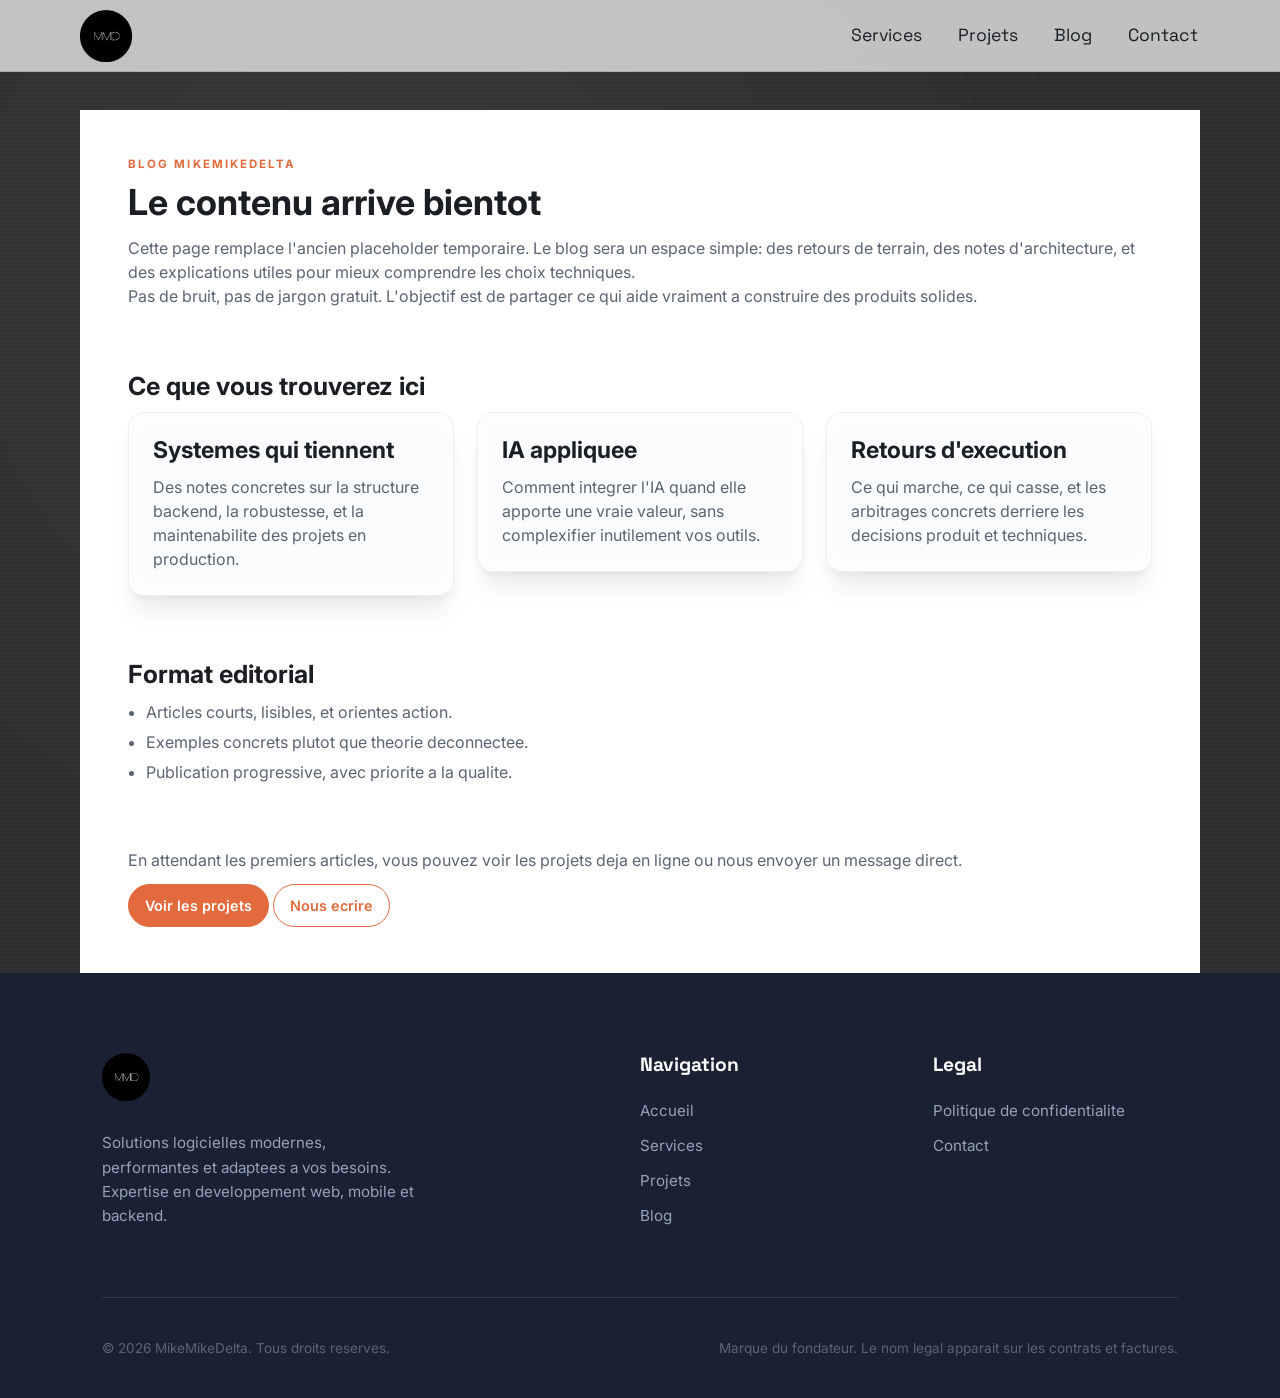
<file: blog/index.html>
<!doctype html>
<html lang="fr">
  <head>
    <meta charset="utf-8" />
    <meta name="viewport" content="width=device-width, initial-scale=1" />
    <title>Blog | MikeMikeDelta</title>
    <meta
      name="description"
      content="Blog MikeMikeDelta : espace de publication en preparation autour de l'ingenierie logicielle, des systemes et de l'IA appliquee."
    />
    <link rel="icon" href="/favicon.ico" />
    <link rel="stylesheet" href="/common.css" />
    <link rel="stylesheet" href="/blog/blog.css" />
    <link
      href="https://fonts.googleapis.com/css2?family=Inter:wght@400;500;600;700;800&family=Space+Grotesk:wght@300;400;500;600;700&display=swap"
      rel="stylesheet"
    />
  </head>
  <body>
    <header class="topbar">
      <a class="logo-static" href="/" data-lang-link>
        <img src="/assets/logo.png" alt="MikeMikeDelta logo" />
      </a>

      <nav class="main-nav" aria-label="Navigation principale">
        <div class="menu-item">
          <a href="/services/" data-lang-link>Services</a>
          <div class="submenu" role="menu">
            <a href="/services/freelance.html" data-lang-link>Freelance</a>
            <a href="/services/partenariat.html" data-lang-link>Partenariat</a>
            <a href="/services/service-it-complet.html" data-lang-link>Service IT complet</a>
          </div>
        </div>
        <div class="menu-item">
          <a href="/works.html" data-lang-link>Projets</a>
          <div class="submenu" role="menu">
            <a href="/djolof-shop/" data-lang-link>Djolof Shop</a>
            <a href="/pharmacync/" data-lang-link>Pharmacync</a>
          </div>
        </div>
        <div class="menu-item">
          <a href="/blog/" data-lang-link>Blog</a>
          <div class="submenu" role="menu">
            <a href="/blog/" data-lang-link>Mathematiques</a>
            <a href="/blog/" data-lang-link>Informatique</a>
          </div>
        </div>
        <div class="menu-item">
          <a href="/contact/" data-lang-link>Contact</a>
          <div class="submenu" role="menu">
            <a href="/contact/" data-lang-link>Demarrer un projet</a>
            <a href="/contact/" data-lang-link>Support</a>
            <a href="/contact/" data-lang-link>Disponibilite</a>
          </div>
        </div>
      </nav>
    </header>

    <main class="book">
      <section class="hero">
        <p class="eyebrow">Blog MikeMikeDelta</p>
        <h1>Le contenu arrive bientot</h1>
        <p>
          Cette page remplace l'ancien placeholder temporaire. Le blog sera un
          espace simple: des retours de terrain, des notes d'architecture, et
          des explications utiles pour mieux comprendre les choix techniques.
        </p>
        <p>
          Pas de bruit, pas de jargon gratuit. L'objectif est de partager ce qui
          aide vraiment a construire des produits solides.
        </p>
      </section>

      <section class="section">
        <h2>Ce que vous trouverez ici</h2>
        <div class="card-container">
          <article class="card">
            <h3>Systemes qui tiennent</h3>
            <p>
              Des notes concretes sur la structure backend, la robustesse, et la
              maintenabilite des projets en production.
            </p>
          </article>
          <article class="card">
            <h3>IA appliquee</h3>
            <p>
              Comment integrer l'IA quand elle apporte une vraie valeur, sans
              complexifier inutilement vos outils.
            </p>
          </article>
          <article class="card">
            <h3>Retours d'execution</h3>
            <p>
              Ce qui marche, ce qui casse, et les arbitrages concrets derriere
              les decisions produit et techniques.
            </p>
          </article>
        </div>
      </section>

      <section class="section">
        <h2>Format editorial</h2>
        <ul class="section-list">
          <li>Articles courts, lisibles, et orientes action.</li>
          <li>Exemples concrets plutot que theorie deconnectee.</li>
          <li>Publication progressive, avec priorite a la qualite.</li>
        </ul>
      </section>

      <section class="cta">
        <p>
          En attendant les premiers articles, vous pouvez voir les projets deja
          en ligne ou nous envoyer un message direct.
        </p>
        <div>
          <a class="button" href="/works.html" data-lang-link>Voir les projets</a>
          <a class="button ghost" href="/contact/" data-lang-link>Nous ecrire</a>
        </div>
      </section>
    </main>

    <footer class="footer page">
      <div class="footer-brand">
        <img src="/assets/logo.png" alt="MikeMikeDelta" class="footer-logo" />
        <p>
          Solutions logicielles modernes, performantes et adaptees a vos
          besoins. Expertise en developpement web, mobile et backend.
        </p>
      </div>

      <div>
        <h4 class="footer-heading">Navigation</h4>
        <nav class="footer-nav">
          <a href="/" data-lang-link>Accueil</a>
          <a href="/services/" data-lang-link>Services</a>
          <a href="/works.html" data-lang-link>Projets</a>
          <a href="/blog/" data-lang-link>Blog</a>
        </nav>
      </div>

      <div>
        <h4 class="footer-heading">Legal</h4>
        <nav class="footer-nav">
          <a href="/privacy.html" data-lang-link>Politique de confidentialite</a>
          <a href="/contact/" data-lang-link>Contact</a>
        </nav>
      </div>

      <div class="footer-bottom">
        <p>&copy; 2026 MikeMikeDelta. Tous droits reserves.</p>
        <p>Marque du fondateur. Le nom legal apparait sur les contrats et factures.</p>
      </div>
    </footer>

    <script src="/app.js"></script>
  </body>
</html>
</file>
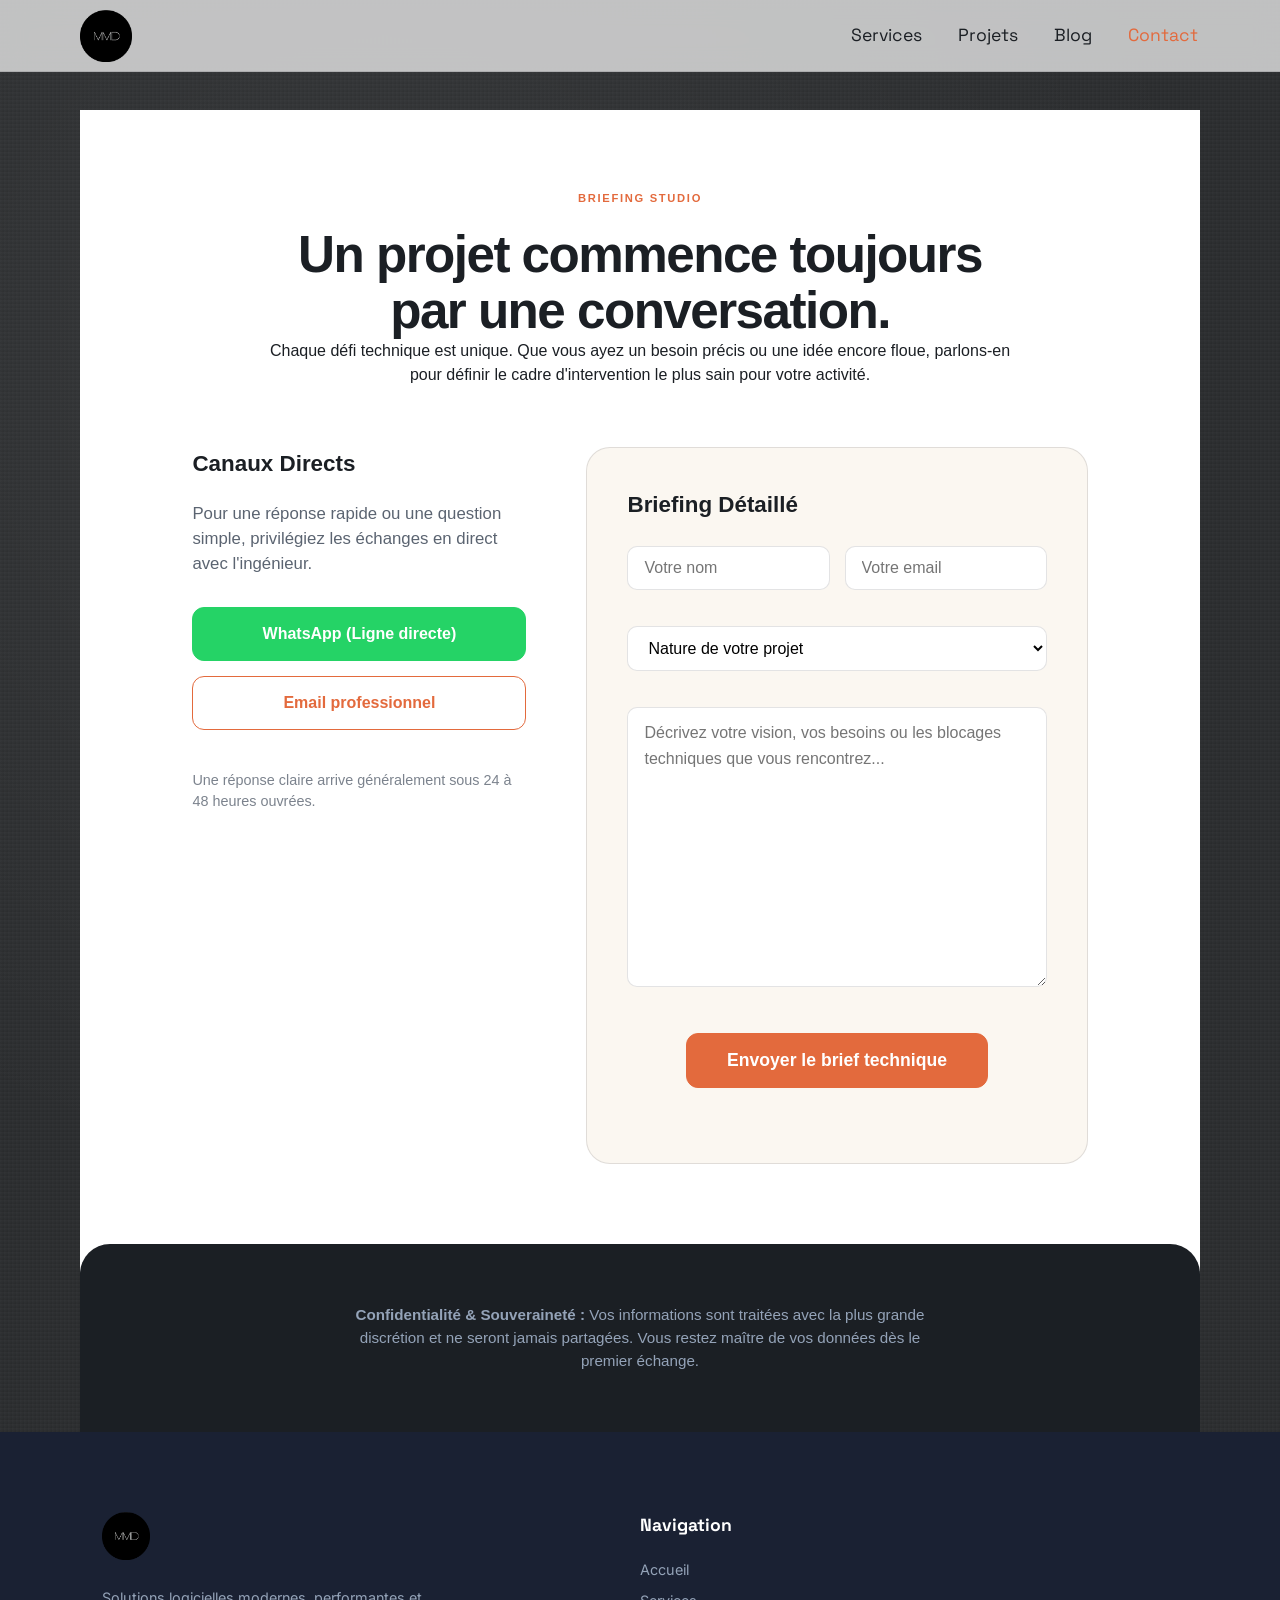
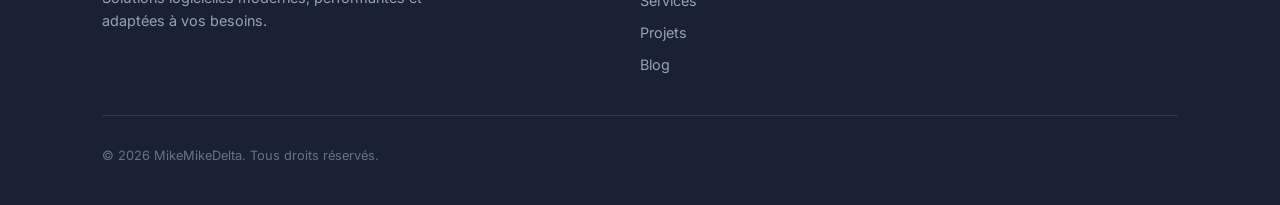
<file: contact/index.html>
<!doctype html>
<html lang="fr">
  <head>
    <meta charset="utf-8" />
    <meta name="viewport" content="width=device-width, initial-scale=1" />
    <title>Contact & Briefing | MikeMikeDelta</title>
    <meta
      name="description"
      content="Ouvrez un brief technique avec MikeMikeDelta. Échangeons sur vos projets Web, Mobile ou Infrastructure pour définir une solution adaptée."
    />
    <link rel="icon" href="/favicon.ico" />
    <link rel="stylesheet" href="/common.css" />
    <link rel="stylesheet" href="/contact/contact.css" />
    <link
      href="https://fonts.googleapis.com/css2?family=Inter:wght@400;500;600;700&family=Space+Grotesk:wght@300;400;500;600;700&display=swap"
      rel="stylesheet"
    />
  </head>
  <body>
    <header class="topbar">
      <a class="logo-static" href="/" data-lang-link>
        <img src="/assets/logo.png" alt="MikeMikeDelta logo" />
      </a>
      <nav class="main-nav" aria-label="Navigation principale">
        <div class="menu-item">
          <a href="/services/" data-lang-link>Services</a>
          <div class="submenu" role="menu">
            <a href="/services/freelance.html" data-lang-link>Freelance</a>
            <a href="/services/partenariat.html" data-lang-link>Partenariat</a>
            <a href="/services/service-it-complet.html" data-lang-link>Service IT complet</a>
          </div>
        </div>
        <div class="menu-item">
          <a href="/works.html" data-lang-link>Projets</a>
          <div class="submenu" role="menu">
            <a href="/djolof-shop/" data-lang-link>Djolof Shop</a>
            <a href="/pharmacync/" data-lang-link>Pharmacync</a>
          </div>
        </div>
        <div class="menu-item">
          <a href="/blog/" data-lang-link>Blog</a>
        </div>
        <div class="menu-item">
          <a href="/contact/" data-lang-link style="color: var(--accent);">Contact</a>
        </div>
      </nav>
    </header>

    <main class="contact-studio">
      <header class="studio-header">
        <p class="eyebrow">Briefing Studio</p>
        <h1 class="serif-title">Un projet commence toujours par une conversation.</h1>
        <p class="casual-text">
          Chaque défi technique est unique. Que vous ayez un besoin précis ou une idée encore floue, parlons-en pour définir le cadre d'intervention le plus sain pour votre activité.
        </p>
      </header>

      <section class="studio-grid">
        <div class="channels-info">
          <h3>Canaux Directs</h3>
          <p>Pour une réponse rapide ou une question simple, privilégiez les échanges en direct avec l'ingénieur.</p>
          
          <div class="direct-buttons">
            <a class="button whatsapp" href="https://wa.me/221777683983" target="_blank" rel="noopener noreferrer">
              WhatsApp (Ligne directe)
            </a>
            <a class="button ghost" href="mailto:mhmsdiop59@gmail.com">
              Email professionnel
            </a>
          </div>
          
          <p style="margin-top: 40px; font-size: 0.9rem; opacity: 0.8;">
            Une réponse claire arrive généralement sous 24 à 48 heures ouvrées.
          </p>
        </div>

        <div class="brief-card">
          <h3>Briefing Détaillé</h3>
          <form id="contact-form" class="modern-form">
            <div class="form-row">
              <input type="text" name="name" placeholder="Votre nom" required />
              <input type="email" name="email" placeholder="Votre email" required />
            </div>
            
            <select name="subject" required>
              <option value="">Nature de votre projet</option>
              <option value="Mission Freelance">Mission Freelance (Vélocité)</option>
              <option value="Partenariat Stratégique">Partenariat (Bras droit technique)</option>
              <option value="Division Department">Department (Pilotage IT complet)</option>
              <option value="Maintenance / Dépannage">Dépannage / Audit technique</option>
              <option value="Autre">Autre demande</option>
            </select>

            <textarea name="message" rows="6" placeholder="Décrivez votre vision, vos besoins ou les blocages techniques que vous rencontrez..." required></textarea>

            <button class="button" type="submit">Envoyer le brief technique</button>
            <p id="form-status" style="margin-top: 15px; font-size: 0.9rem;"></p>
          </form>
        </div>
      </section>

      <footer class="privacy-note">
        <p>
          <strong>Confidentialité & Souveraineté :</strong> Vos informations sont traitées avec la plus grande discrétion et ne seront jamais partagées. Vous restez maître de vos données dès le premier échange.
        </p>
      </footer>
    </main>

    <footer class="footer page">
      <div class="footer-brand">
        <img src="/assets/logo.png" alt="MikeMikeDelta" class="footer-logo" />
        <p>Solutions logicielles modernes, performantes et adaptées à vos besoins.</p>
      </div>
      <div>
        <h4 class="footer-heading">Navigation</h4>
        <nav class="footer-nav">
          <a href="/">Accueil</a>
          <a href="/services/">Services</a>
          <a href="/works.html">Projets</a>
          <a href="/blog/">Blog</a>
        </nav>
      </div>
      <div class="footer-bottom">
        <p>&copy; 2026 MikeMikeDelta. Tous droits réservés.</p>
      </div>
    </footer>

    <script src="/app.js"></script>
  </body>
</html>
</file>
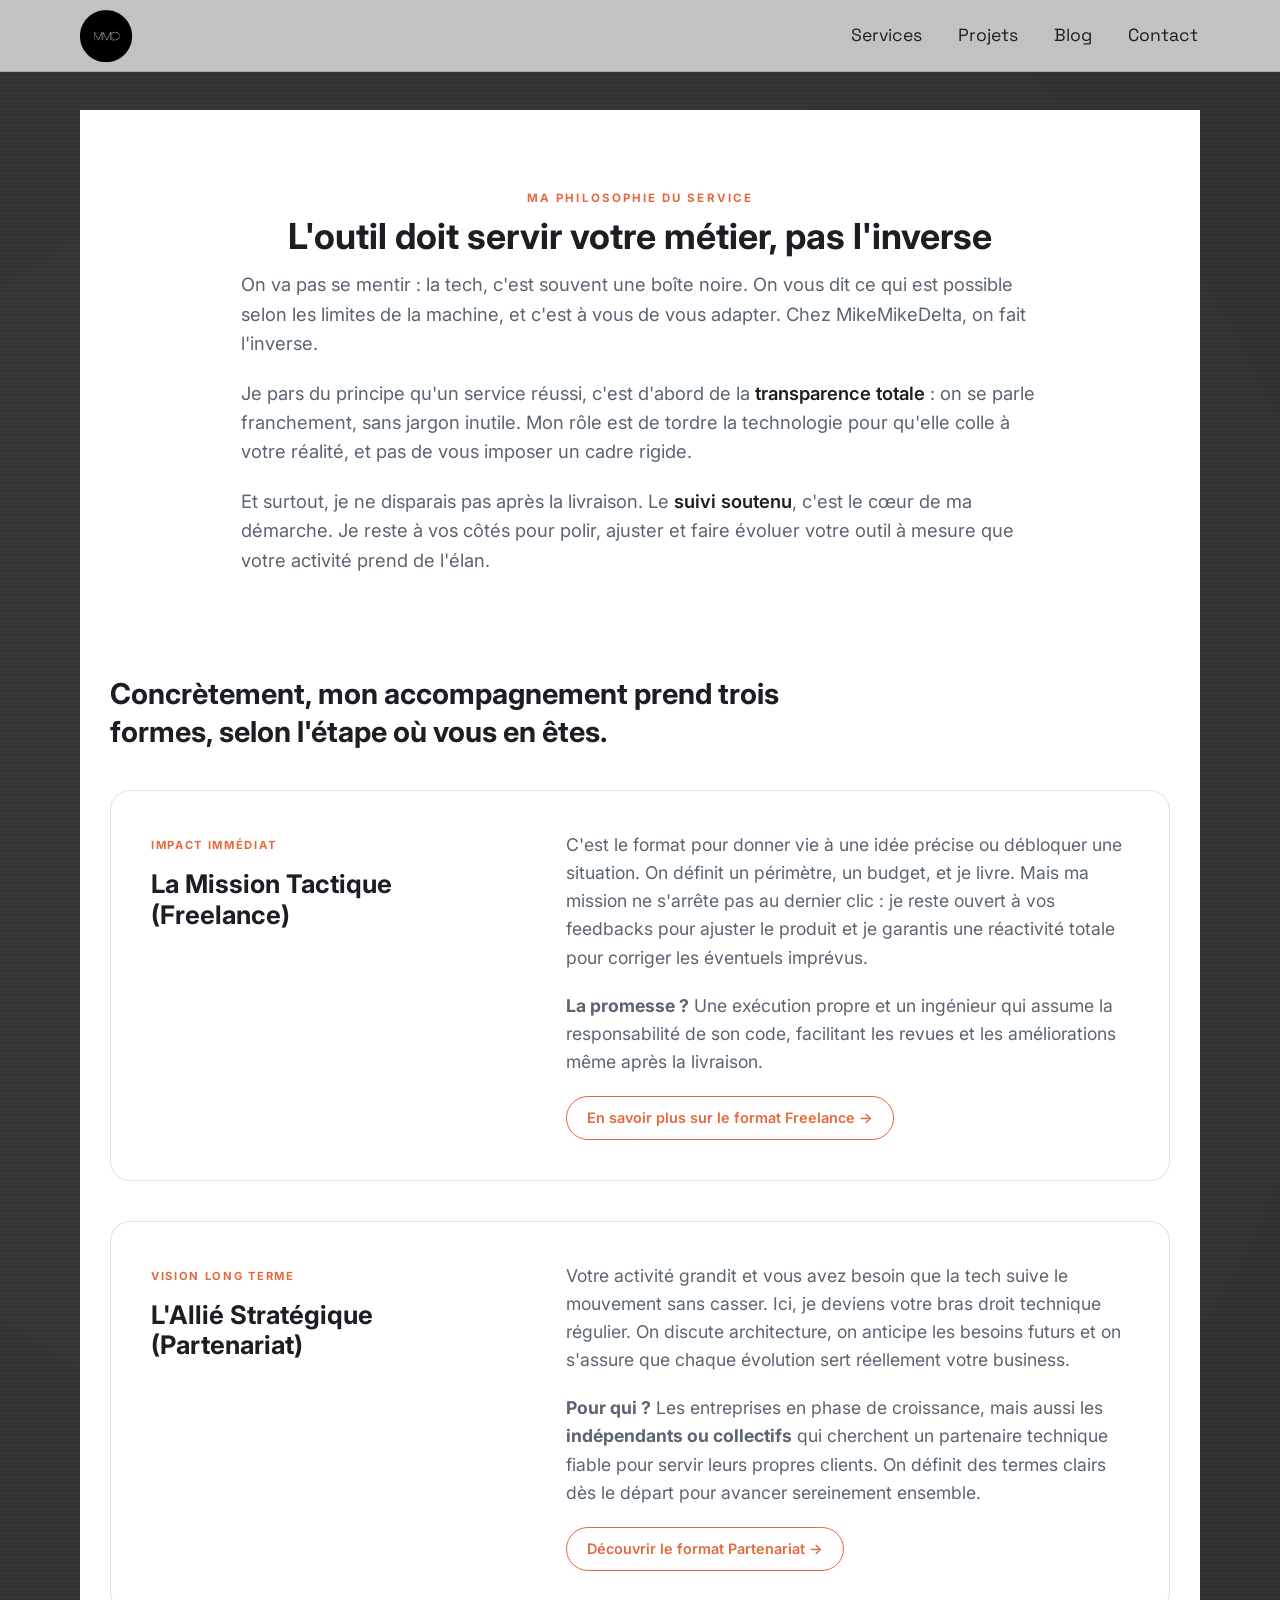
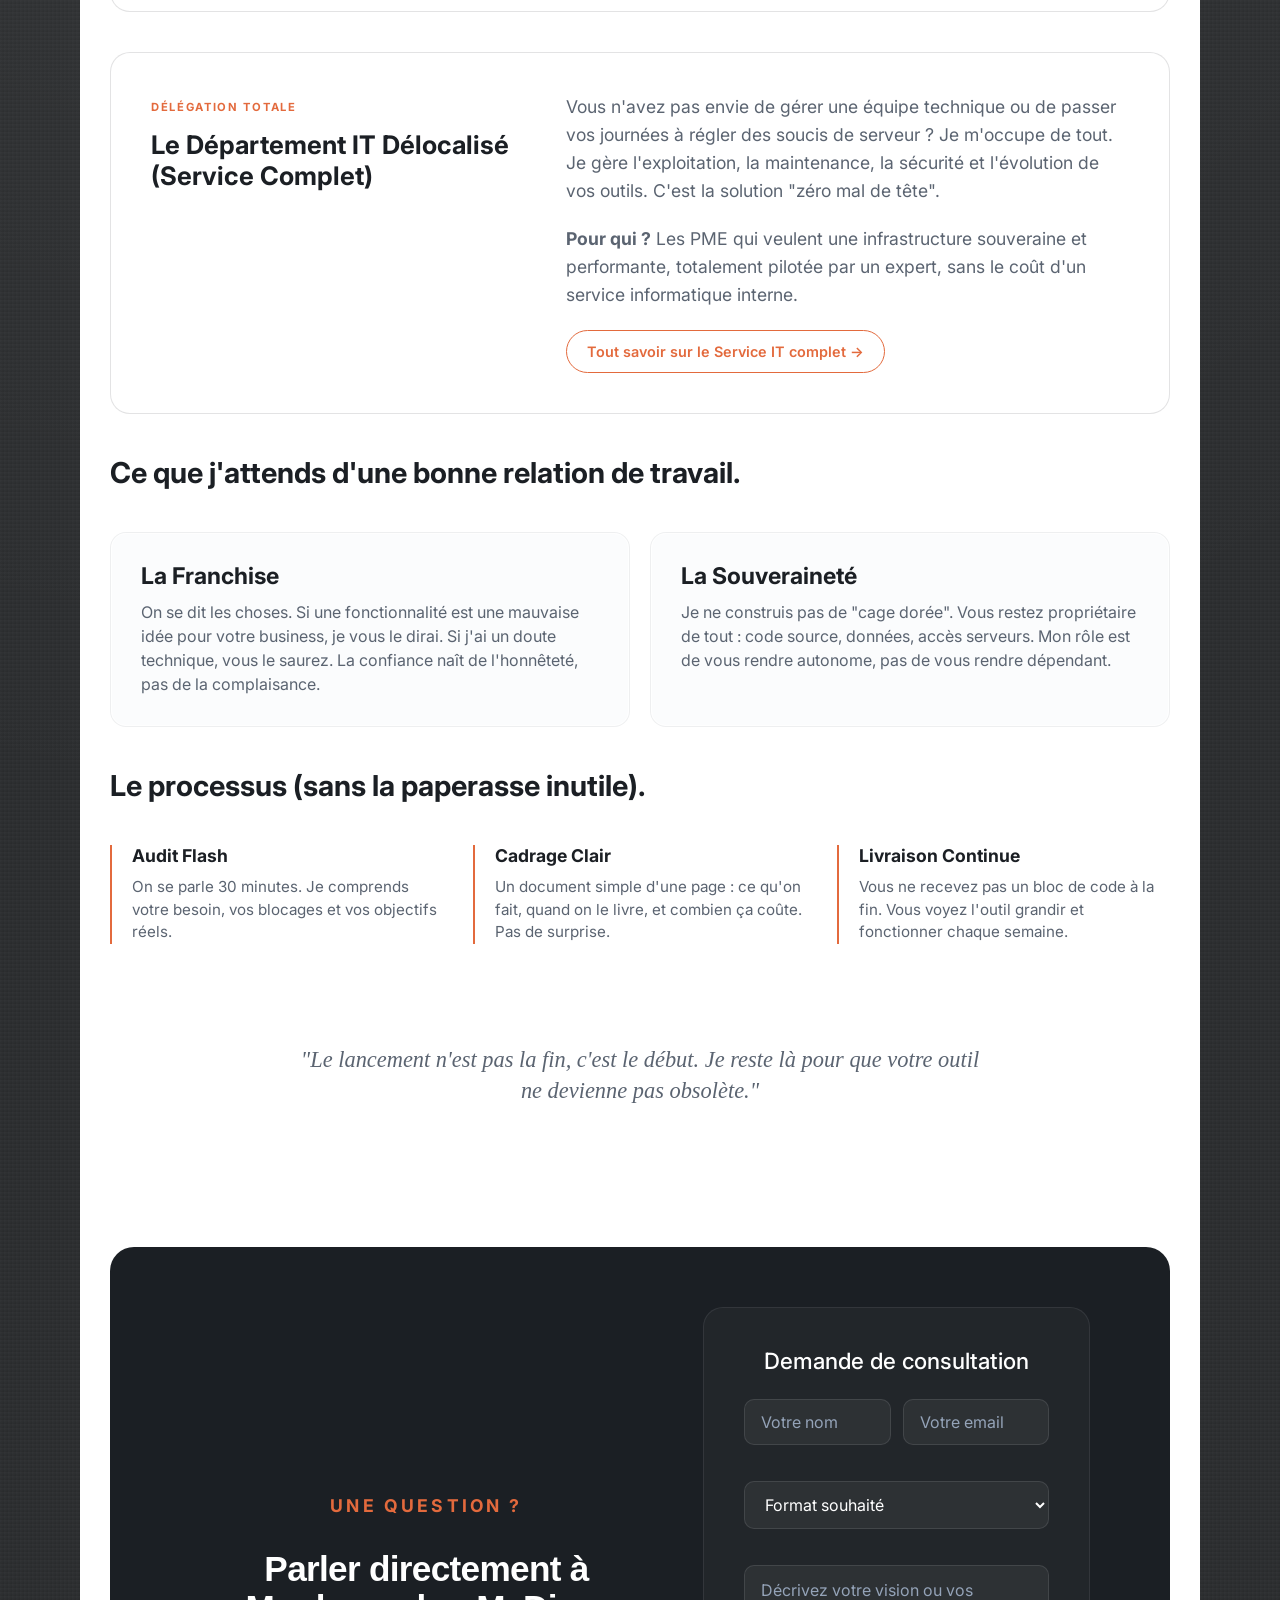
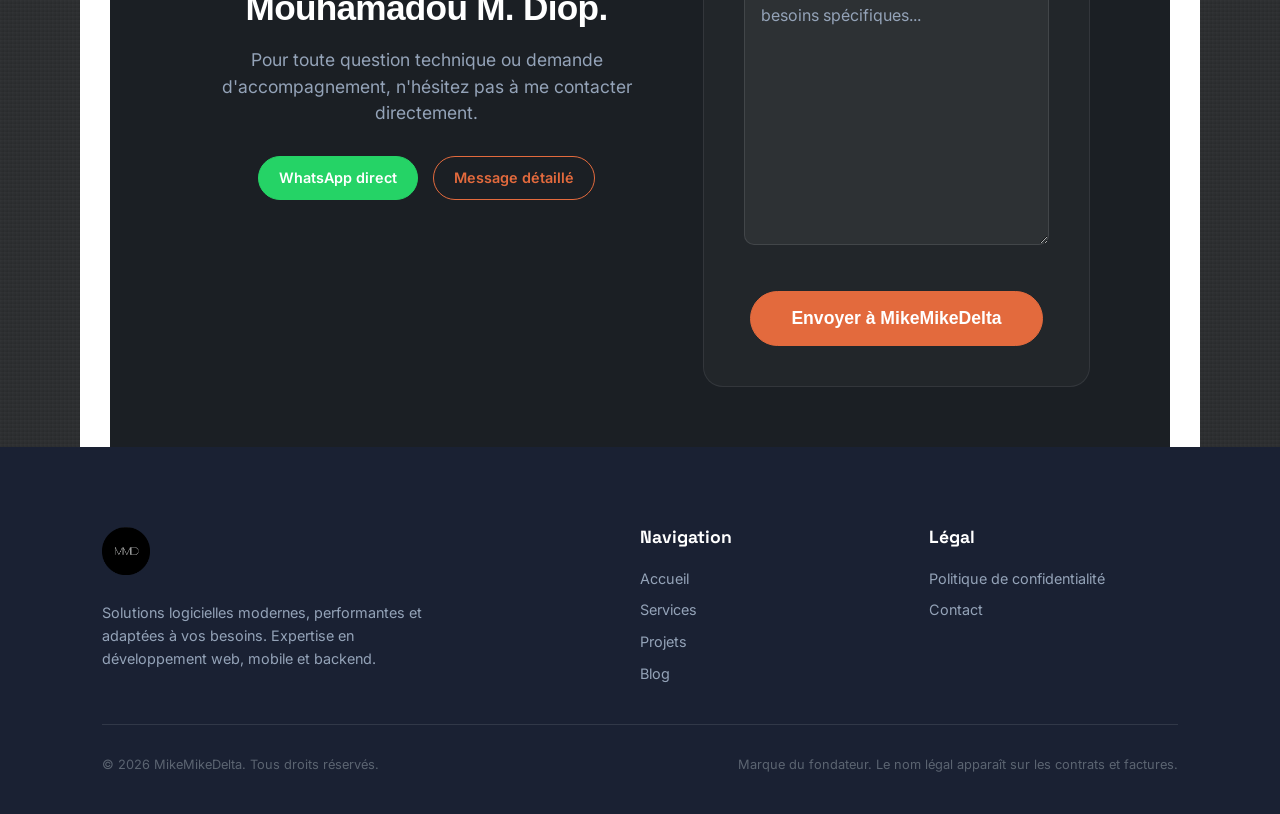
<file: services/index.html>
<!doctype html>
<html lang="fr">
  <head>
    <meta charset="utf-8" />
    <meta name="viewport" content="width=device-width, initial-scale=1" />
    <title>Services | MikeMikeDelta</title>
    <meta
      name="description"
      content="MikeMikeDelta : services logiciels clairs, suivi responsable, transparence et adaptation réelle à votre activité."
    />
    <link rel="icon" href="/favicon.ico" />
    <link rel="stylesheet" href="/common.css" />
    <link rel="stylesheet" href="/services/services.css" />
    <link
      href="https://fonts.googleapis.com/css2?family=Inter:wght@400;500;600;700;800&family=Space+Grotesk:wght@300;400;500;600;700&display=swap"
      rel="stylesheet"
    />
  </head>
  <body>
    <header class="topbar">
      <a class="logo-static" href="/" data-lang-link>
        <img src="/assets/logo.png" alt="MikeMikeDelta logo" />
      </a>
      <nav class="main-nav" aria-label="Navigation principale">
        <div class="menu-item">
          <a href="/services/" data-lang-link>Services</a>
          <div class="submenu" role="menu">
            <a href="/services/freelance.html" data-lang-link>Freelance</a>
            <a href="/services/partenariat.html" data-lang-link>Partenariat</a>
            <a href="/services/service-it-complet.html" data-lang-link
              >Department</a
            >
          </div>
        </div>
        <div class="menu-item">
          <a href="/works.html" data-lang-link>Projets</a>
          <div class="submenu" role="menu">
            <a href="/djolof-shop/" data-lang-link>Djolof Shop</a>
            <a href="/pharmacync/" data-lang-link>Pharmacync</a>
          </div>
        </div>
        <div class="menu-item">
          <a href="/blog/" data-lang-link>Blog</a>
          <div class="submenu" role="menu">
            <a href="/blog/" data-lang-link>Mathématiques</a>
            <a href="/blog/" data-lang-link>Informatique</a>
          </div>
        </div>
        <div class="menu-item">
          <a href="/contact/" data-lang-link>Contact</a>
          <div class="submenu" role="menu">
            <a href="/contact/" data-lang-link>Démarrer un projet</a>
            <a href="/contact/" data-lang-link>Support</a>
            <a href="/contact/" data-lang-link>Disponibilité</a>
          </div>
        </div>
      </nav>
    </header>

    <main class="book">
      <section class="hero manifesto-intro">
        <p class="eyebrow">Ma philosophie du service</p>
        <h1>L'outil doit servir votre métier, pas l'inverse</h1>
        <div class="casual-text">
          <p>
            On va pas se mentir : la tech, c'est souvent une boîte noire. On
            vous dit ce qui est possible selon les limites de la machine, et
            c'est à vous de vous adapter. Chez MikeMikeDelta, on fait l'inverse.
          </p>
          <p>
            Je pars du principe qu'un service réussi, c'est d'abord de la
            <strong>transparence totale</strong> : on se parle franchement, sans
            jargon inutile. Mon rôle est de tordre la technologie pour qu'elle
            colle à votre réalité, et pas de vous imposer un cadre rigide.
          </p>
          <p>
            Et surtout, je ne disparais pas après la livraison. Le
            <strong>suivi soutenu</strong>, c'est le cœur de ma démarche. Je
            reste à vos côtés pour polir, ajuster et faire évoluer votre outil à
            mesure que votre activité prend de l'élan.
          </p>
        </div>
      </section>

      <section class="section service-formats">
        <h2 class="narrative-title">
          Concrètement, mon accompagnement prend trois formes, selon l'étape où
          vous en êtes.
        </h2>

        <div class="format-list">
          <article class="format-block">
            <div class="format-header">
              <span class="format-label">Impact immédiat</span>
              <h3>La Mission Tactique (Freelance)</h3>
            </div>
            <div class="format-body">
              <p>
                C'est le format pour donner vie à une idée précise ou débloquer
                une situation. On définit un périmètre, un budget, et je livre.
                Mais ma mission ne s'arrête pas au dernier clic : je reste
                ouvert à vos feedbacks pour ajuster le produit et je garantis
                une réactivité totale pour corriger les éventuels imprévus.
              </p>
              <p>
                <strong>La promesse ?</strong> Une exécution propre et un
                ingénieur qui assume la responsabilité de son code, facilitant
                les revues et les améliorations même après la livraison.
              </p>
              <a
                class="button ghost"
                href="/services/freelance.html"
                data-lang-link
                >En savoir plus sur le format Freelance &rarr;</a
              >
            </div>
          </article>

          <article class="format-block">
            <div class="format-header">
              <span class="format-label">Vision long terme</span>
              <h3>L'Allié Stratégique (Partenariat)</h3>
            </div>
            <div class="format-body">
              <p>
                Votre activité grandit et vous avez besoin que la tech suive le
                mouvement sans casser. Ici, je deviens votre bras droit
                technique régulier. On discute architecture, on anticipe les
                besoins futurs et on s'assure que chaque évolution sert
                réellement votre business.
              </p>
              <p>
                <strong>Pour qui ?</strong> Les entreprises en phase de
                croissance, mais aussi les
                <strong>indépendants ou collectifs</strong> qui cherchent un
                partenaire technique fiable pour servir leurs propres clients.
                On définit des termes clairs dès le départ pour avancer
                sereinement ensemble.
              </p>
              <a
                class="button ghost"
                href="/services/partenariat.html"
                data-lang-link
                >Découvrir le format Partenariat &rarr;</a
              >
            </div>
          </article>

          <article class="format-block">
            <div class="format-header">
              <span class="format-label">Délégation totale</span>
              <h3>Le Département IT Délocalisé (Service Complet)</h3>
            </div>
            <div class="format-body">
              <p>
                Vous n'avez pas envie de gérer une équipe technique ou de passer
                vos journées à régler des soucis de serveur ? Je m'occupe de
                tout. Je gère l'exploitation, la maintenance, la sécurité et
                l'évolution de vos outils. C'est la solution "zéro mal de tête".
              </p>
              <p>
                <strong>Pour qui ?</strong> Les PME qui veulent une
                infrastructure souveraine et performante, totalement pilotée par
                un expert, sans le coût d'un service informatique interne.
              </p>
              <a
                class="button ghost"
                href="/services/service-it-complet.html"
                data-lang-link
                >Tout savoir sur le Service IT complet &rarr;</a
              >
            </div>
          </article>
        </div>
      </section>

      <section class="section values-section">
        <h2 class="narrative-title">
          Ce que j'attends d'une bonne relation de travail.
        </h2>
        <div class="split">
          <div class="panel">
            <h3>La Franchise</h3>
            <p>
              On se dit les choses. Si une fonctionnalité est une mauvaise idée
              pour votre business, je vous le dirai. Si j'ai un doute technique,
              vous le saurez. La confiance naît de l'honnêteté, pas de la
              complaisance.
            </p>
          </div>
          <div class="panel">
            <h3>La Souveraineté</h3>
            <p>
              Je ne construis pas de "cage dorée". Vous restez propriétaire de
              tout : code source, données, accès serveurs. Mon rôle est de vous
              rendre autonome, pas de vous rendre dépendant.
            </p>
          </div>
        </div>
      </section>

      <section class="section process-section">
        <h2 class="narrative-title">
          Le processus (sans la paperasse inutile).
        </h2>
        <div class="method-grid">
          <div class="method-item">
            <h4>Audit Flash</h4>
            <p>
              On se parle 30 minutes. Je comprends votre besoin, vos blocages et
              vos objectifs réels.
            </p>
          </div>
          <div class="method-item">
            <h4>Cadrage Clair</h4>
            <p>
              Un document simple d'une page : ce qu'on fait, quand on le livre,
              et combien ça coûte. Pas de surprise.
            </p>
          </div>
          <div class="method-item">
            <h4>Livraison Continue</h4>
            <p>
              Vous ne recevez pas un bloc de code à la fin. Vous voyez l'outil
              grandir et fonctionner chaque semaine.
            </p>
          </div>
        </div>
      </section>

      <div class="signature-note">
        <p>
          "Le lancement n'est pas la fin, c'est le début. Je reste là pour que
          votre outil ne devienne pas obsolète."
        </p>
      </div>

      <section class="engage final-cta">
        <div class="engage-grid">
          <div class="cta-text-content">
            <p class="eyebrow" style="color: var(--accent)">Une question ?</p>
            <h2>Parler directement à Mouhamadou M. Diop.</h2>
            <p>
              Pour toute question technique ou demande d'accompagnement,
              n'hésitez pas à me contacter directement.
            </p>

            <div class="direct-actions-modern">
              <a
                class="button whatsapp"
                href="https://wa.me/221777683983"
                target="_blank"
                >WhatsApp direct</a
              >
              <a class="button ghost" href="/contact/">Message détaillé</a>
            </div>
          </div>

          <article class="card contact-glass">
            <h3>Demande de consultation</h3>
            <form id="contact-form" class="modern-form">
              <div class="form-row">
                <input
                  type="text"
                  name="name"
                  placeholder="Votre nom"
                  required
                />
                <input
                  type="email"
                  name="email"
                  placeholder="Votre email"
                  required
                />
              </div>
              <select name="subject" required>
                <option value="">Format souhaité</option>
                <option value="Freelance">Freelance</option>
                <option value="Partenariat">Partenariat</option>
                <option value="Service IT complet">Service IT complet</option>
                <option value="Autres">Autres</option>
              </select>
              <textarea
                name="message"
                rows="4"
                placeholder="Décrivez votre vision ou vos besoins spécifiques..."
              ></textarea>
              <button class="button" type="submit">
                Envoyer à MikeMikeDelta
              </button>
            </form>
          </article>
        </div>
      </section>
    </main>

    <footer class="footer page">
      <div class="footer-brand">
        <img src="/assets/logo.png" alt="MikeMikeDelta" class="footer-logo" />
        <p>
          Solutions logicielles modernes, performantes et adaptées à vos
          besoins. Expertise en développement web, mobile et backend.
        </p>
      </div>
      <div>
        <h4 class="footer-heading">Navigation</h4>
        <nav class="footer-nav">
          <a href="/" data-lang-link>Accueil</a>
          <a href="/services/" data-lang-link>Services</a>
          <a href="/works.html" data-lang-link>Projets</a>
          <a href="/blog/" data-lang-link>Blog</a>
        </nav>
      </div>
      <div>
        <h4 class="footer-heading">Légal</h4>
        <nav class="footer-nav">
          <a href="/privacy.html" data-lang-link
            >Politique de confidentialité</a
          >
          <a href="/contact/" data-lang-link>Contact</a>
        </nav>
      </div>
      <div class="footer-bottom">
        <p>&copy; 2026 MikeMikeDelta. Tous droits réservés.</p>
        <p>
          Marque du fondateur. Le nom légal apparaît sur les contrats et
          factures.
        </p>
      </div>
    </footer>
    <script src="/app.js"></script>
  </body>
</html>
</file>
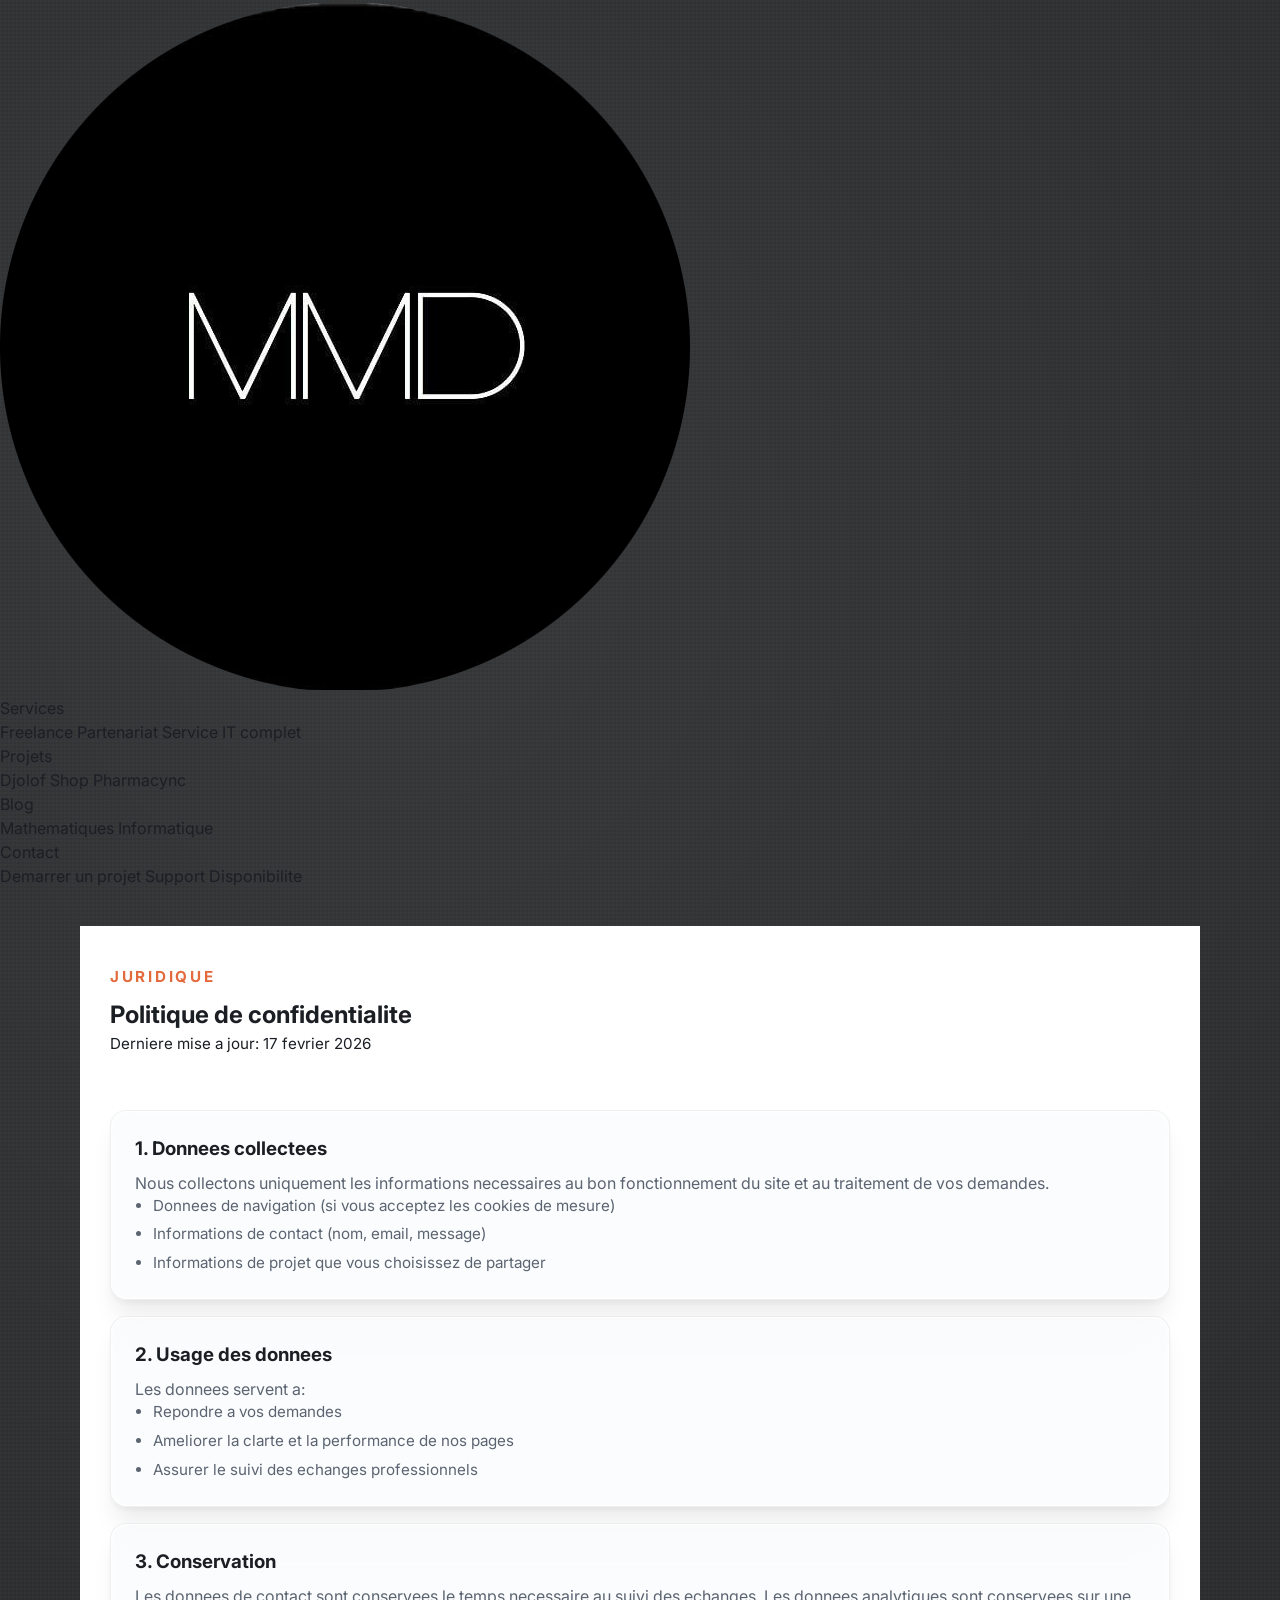
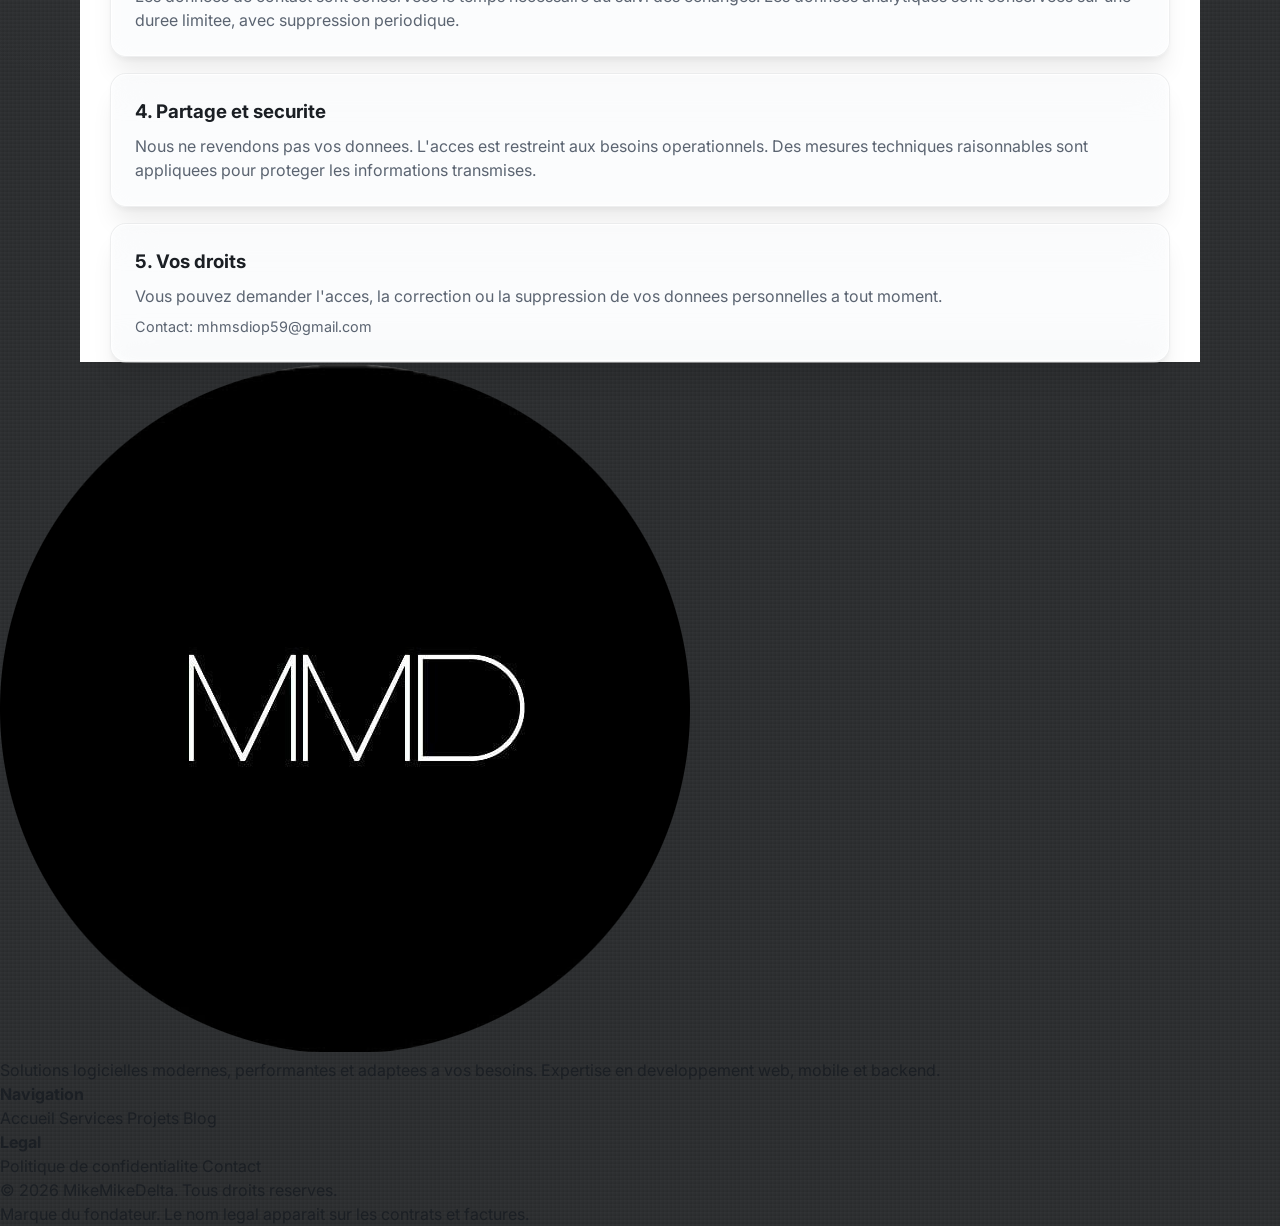
<file: privacy.html>
<!doctype html>
<html lang="fr">
  <head>
    <meta charset="utf-8" />
    <meta name="viewport" content="width=device-width, initial-scale=1" />
    <title>Politique de confidentialite | MikeMikeDelta</title>
    <meta
      name="description"
      content="Politique de confidentialite MikeMikeDelta : donnees collectees, usage, conservation et droits des utilisateurs."
    />
    <link rel="icon" href="/favicon.ico" />
    <link rel="stylesheet" href="/works.css" />
    <link
      href="https://fonts.googleapis.com/css2?family=Inter:wght@400;500;600;700;800&display=swap"
      rel="stylesheet"
    />
    <style>
      .policy-head {
        margin-bottom: 14px;
      }

      .policy-head p {
        font-size: 0.95rem;
      }

      .policy-blocks {
        display: grid;
        grid-template-columns: 1fr;
        gap: 16px;
      }

      .policy-block h3 {
        margin-bottom: 8px;
      }

      .policy-block p,
      .policy-block li {
        color: var(--muted);
      }

      .policy-note {
        margin-top: 8px;
        font-size: 0.9rem;
      }
    </style>
  </head>
  <body>
    <header class="topbar">
      <a class="logo-static" href="/" data-lang-link>
        <img src="/assets/logo.png" alt="MikeMikeDelta logo" />
      </a>

      <nav class="main-nav" aria-label="Navigation principale">
        <div class="menu-item">
          <a href="/services/" data-lang-link>Services</a>
          <div class="submenu" role="menu">
            <a href="/services/freelance.html" data-lang-link>Freelance</a>
            <a href="/services/partenariat.html" data-lang-link>Partenariat</a>
            <a href="/services/service-it-complet.html" data-lang-link>Service IT complet</a>
          </div>
        </div>
        <div class="menu-item">
          <a href="/works.html" data-lang-link>Projets</a>
          <div class="submenu" role="menu">
            <a href="/djolof-shop/" data-lang-link>Djolof Shop</a>
            <a href="/pharmacync/" data-lang-link>Pharmacync</a>
          </div>
        </div>
        <div class="menu-item">
          <a href="/blog/" data-lang-link>Blog</a>
          <div class="submenu" role="menu">
            <a href="/blog/" data-lang-link>Mathematiques</a>
            <a href="/blog/" data-lang-link>Informatique</a>
          </div>
        </div>
        <div class="menu-item">
          <a href="/contact/" data-lang-link>Contact</a>
          <div class="submenu" role="menu">
            <a href="/contact/" data-lang-link>Demarrer un projet</a>
            <a href="/contact/" data-lang-link>Support</a>
            <a href="/contact/" data-lang-link>Disponibilite</a>
          </div>
        </div>
      </nav>
    </header>

    <main class="book">
      <section class="policy-head">
        <p class="eyebrow">Juridique</p>
        <h1>Politique de confidentialite</h1>
        <p>Derniere mise a jour: 17 fevrier 2026</p>
      </section>

      <section class="policy-blocks">
        <article class="card policy-block">
          <h3>1. Donnees collectees</h3>
          <p>
            Nous collectons uniquement les informations necessaires au bon
            fonctionnement du site et au traitement de vos demandes.
          </p>
          <ul>
            <li>Donnees de navigation (si vous acceptez les cookies de mesure)</li>
            <li>Informations de contact (nom, email, message)</li>
            <li>Informations de projet que vous choisissez de partager</li>
          </ul>
        </article>

        <article class="card policy-block">
          <h3>2. Usage des donnees</h3>
          <p>Les donnees servent a:</p>
          <ul>
            <li>Repondre a vos demandes</li>
            <li>Ameliorer la clarte et la performance de nos pages</li>
            <li>Assurer le suivi des echanges professionnels</li>
          </ul>
        </article>

        <article class="card policy-block">
          <h3>3. Conservation</h3>
          <p>
            Les donnees de contact sont conservees le temps necessaire au suivi
            des echanges. Les donnees analytiques sont conservees sur une duree
            limitee, avec suppression periodique.
          </p>
        </article>

        <article class="card policy-block">
          <h3>4. Partage et securite</h3>
          <p>
            Nous ne revendons pas vos donnees. L'acces est restreint aux besoins
            operationnels. Des mesures techniques raisonnables sont appliquees
            pour proteger les informations transmises.
          </p>
        </article>

        <article class="card policy-block">
          <h3>5. Vos droits</h3>
          <p>
            Vous pouvez demander l'acces, la correction ou la suppression de vos
            donnees personnelles a tout moment.
          </p>
          <p class="policy-note">
            Contact: <a href="mailto:mhmsdiop59@gmail.com">mhmsdiop59@gmail.com</a>
          </p>
        </article>
      </section>
    </main>

    <footer class="footer page">
      <div class="footer-brand">
        <img src="/assets/logo.png" alt="MikeMikeDelta" class="footer-logo" />
        <p>
          Solutions logicielles modernes, performantes et adaptees a vos
          besoins. Expertise en developpement web, mobile et backend.
        </p>
      </div>

      <div>
        <h4 class="footer-heading">Navigation</h4>
        <nav class="footer-nav">
          <a href="/" data-lang-link>Accueil</a>
          <a href="/services/" data-lang-link>Services</a>
          <a href="/works.html" data-lang-link>Projets</a>
          <a href="/blog/" data-lang-link>Blog</a>
        </nav>
      </div>

      <div>
        <h4 class="footer-heading">Legal</h4>
        <nav class="footer-nav">
          <a href="/privacy.html" data-lang-link>Politique de confidentialite</a>
          <a href="/contact/" data-lang-link>Contact</a>
        </nav>
      </div>

      <div class="footer-bottom">
        <p>&copy; 2026 MikeMikeDelta. Tous droits reserves.</p>
        <p>Marque du fondateur. Le nom legal apparait sur les contrats et factures.</p>
      </div>
    </footer>

    <script src="/app.js"></script>
  </body>
</html>
</file>
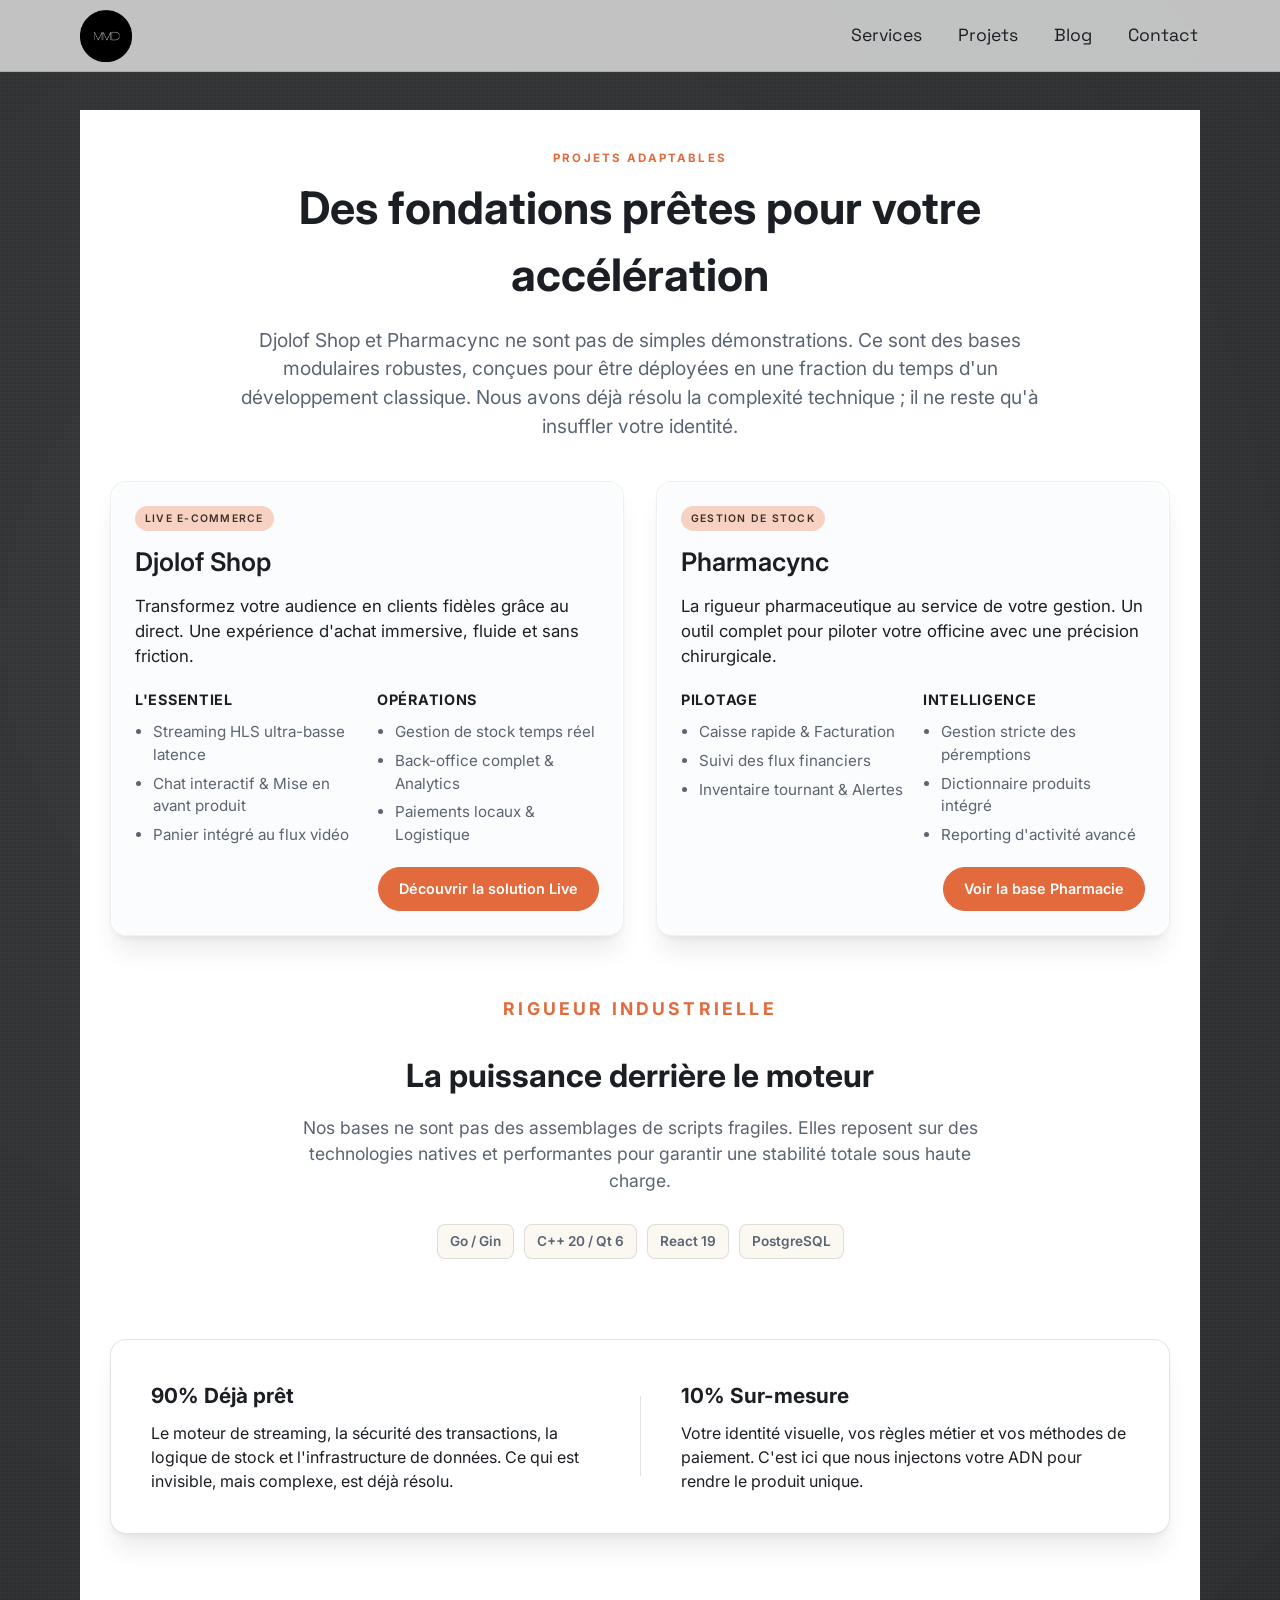
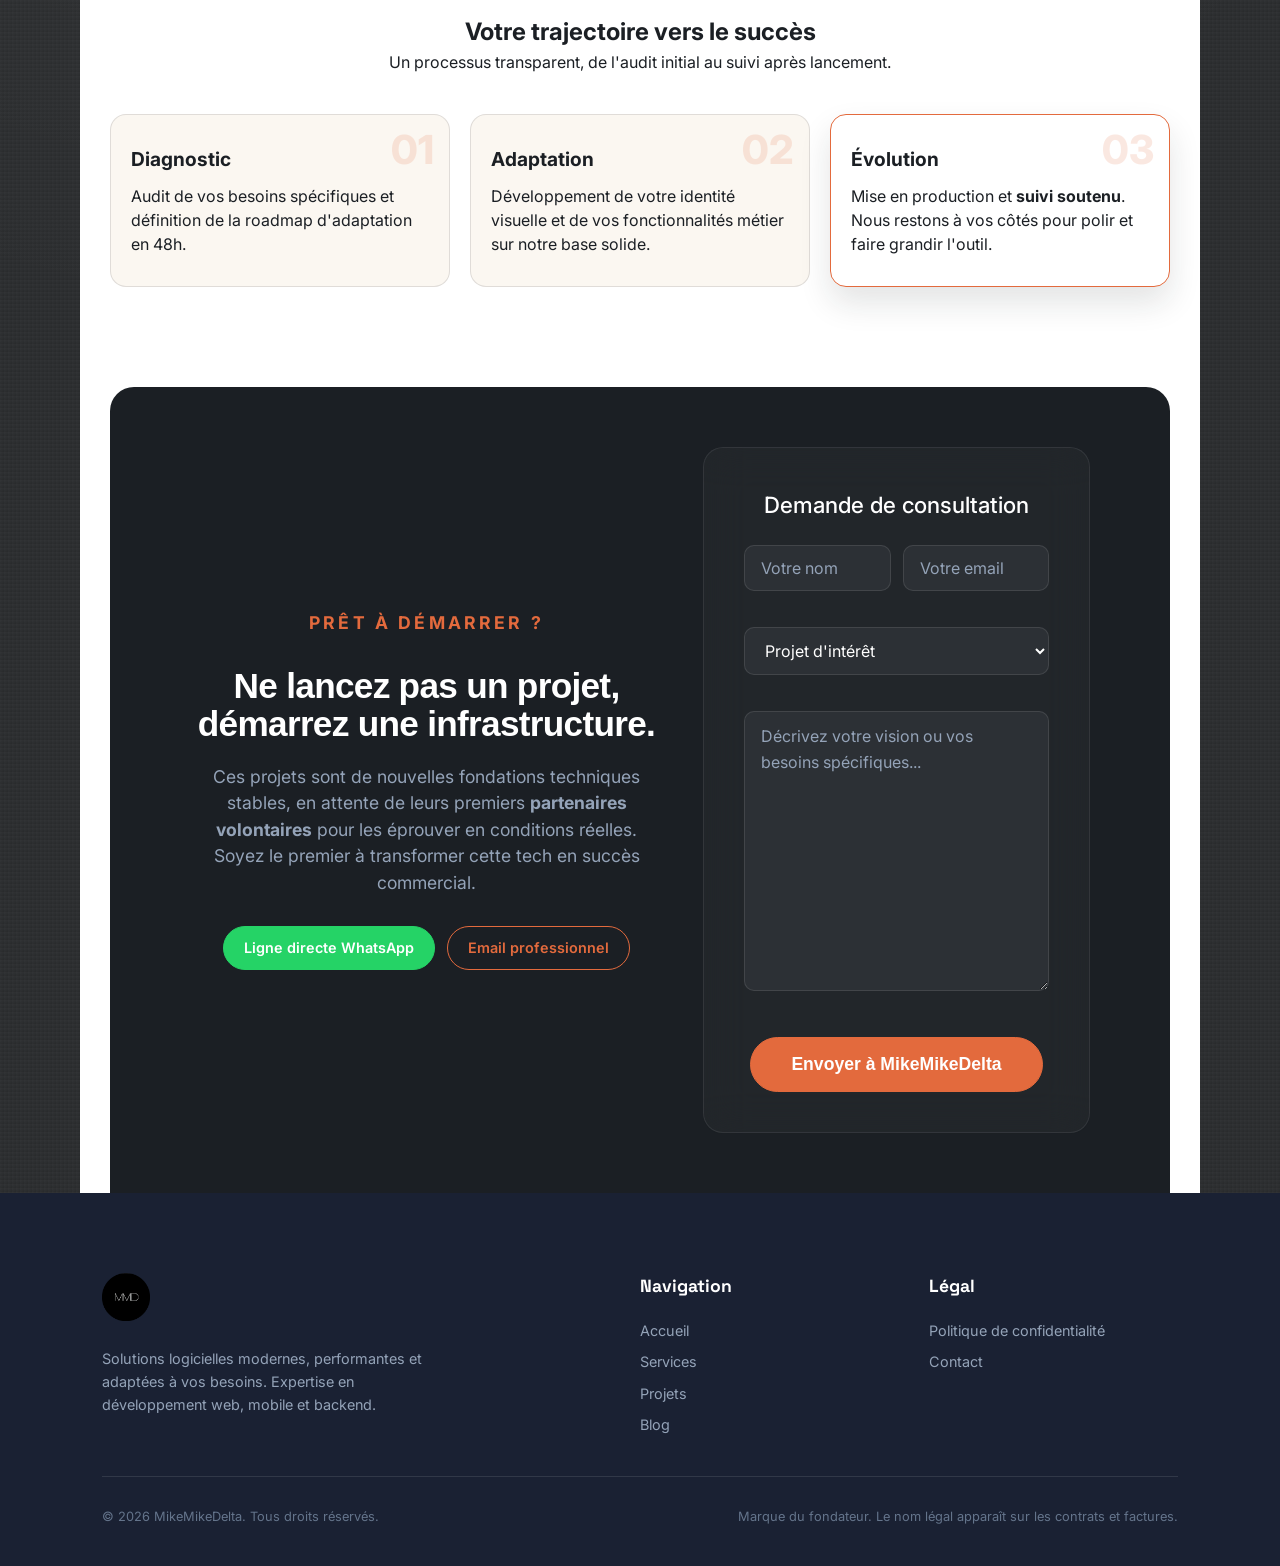
<file: works.html>
<!doctype html>
<html lang="fr">
  <head>
    <meta charset="utf-8" />
    <meta name="viewport" content="width=device-width, initial-scale=1" />
    <title>Projets | MikeMikeDelta</title>
    <meta
      name="description"
      content="Deux bases projet adaptables : Djolof Shop et Pharmacync. Des fondations génériques, personnalisées selon les besoins client."
    />
    <link rel="icon" href="/favicon.ico" />
    <link rel="stylesheet" href="/common.css" />
    <link rel="stylesheet" href="/works.css" />
    <link
      href="https://fonts.googleapis.com/css2?family=Inter:wght@400;500;600;700;800&family=Space+Grotesk:wght@300;400;500;600;700&display=swap"
      rel="stylesheet"
    />
  </head>
  <body>
    <header class="topbar">
      <a class="logo-static" href="/" data-lang-link>
        <img src="/assets/logo.png" alt="MikeMikeDelta logo" />
      </a>

      <nav class="main-nav" aria-label="Navigation principale">
        <div class="menu-item">
          <a href="/services/" data-lang-link>Services</a>
          <div class="submenu" role="menu">
            <a href="/services/freelance.html" data-lang-link>Freelance</a>
            <a href="/services/partenariat.html" data-lang-link>Partenariat</a>
            <a href="/services/service-it-complet.html" data-lang-link
              >Service IT complet</a
            >
          </div>
        </div>
        <div class="menu-item">
          <a href="/works.html" data-lang-link>Projets</a>
          <div class="submenu" role="menu">
            <a href="/djolof-shop/" data-lang-link>Djolof Shop</a>
            <a href="/pharmacync/" data-lang-link>Pharmacync</a>
          </div>
        </div>
        <div class="menu-item">
          <a href="/blog/" data-lang-link>Blog</a>
          <div class="submenu" role="menu">
            <a href="/blog/" data-lang-link>Mathématiques</a>
            <a href="/blog/" data-lang-link>Informatique</a>
          </div>
        </div>
        <div class="menu-item">
          <a href="/contact/" data-lang-link>Contact</a>
          <div class="submenu" role="menu">
            <a href="/contact/" data-lang-link>Démarrer un projet</a>
            <a href="/contact/" data-lang-link>Support</a>
            <a href="/contact/" data-lang-link>Disponibilité</a>
          </div>
        </div>
      </nav>
    </header>

    <main class="book">
      <section class="hero-intro">
        <p class="eyebrow">Projets adaptables</p>
        <h1>Des fondations prêtes pour votre accélération</h1>
        <p class="lead">
          Djolof Shop et Pharmacync ne sont pas de simples démonstrations. Ce sont des bases modulaires robustes, conçues pour être déployées en une fraction du temps d'un développement classique. Nous avons déjà résolu la complexité technique ; il ne reste qu'à insuffler votre identité.
        </p>
      </section>

      <div class="card-container">
        <article class="card project-feature">
          <div class="chip">Live e-commerce</div>
          <h3>Djolof Shop</h3>

          <div class="card-content">
            <p class="summary">
              Transformez votre audience en clients fidèles grâce au direct. Une expérience d'achat immersive, fluide et sans friction.
            </p>
            <div class="cols">
              <div>
                <h4>L'Essentiel</h4>
                <ul>
                  <li>Streaming HLS ultra-basse latence</li>
                  <li>Chat interactif & Mise en avant produit</li>
                  <li>Panier intégré au flux vidéo</li>
                </ul>
              </div>
              <div>
                <h4>Opérations</h4>
                <ul>
                  <li>Gestion de stock temps réel</li>
                  <li>Back-office complet & Analytics</li>
                  <li>Paiements locaux & Logistique</li>
                </ul>
              </div>
            </div>
          </div>
          <div class="actions">
            <a class="button" href="/djolof-shop/" data-lang-link
              >Découvrir la solution Live</a
            >
          </div>
        </article>

        <article class="card project-feature">
          <div class="chip">Gestion de stock</div>
          <h3>Pharmacync</h3>

          <div class="card-content">
            <p class="summary">
              La rigueur pharmaceutique au service de votre gestion. Un outil complet pour piloter votre officine avec une précision chirurgicale.
            </p>
            <div class="cols">
              <div>
                <h4>Pilotage</h4>
                <ul>
                  <li>Caisse rapide & Facturation</li>
                  <li>Suivi des flux financiers</li>
                  <li>Inventaire tournant & Alertes</li>
                </ul>
              </div>
              <div>
                <h4>Intelligence</h4>
                <ul>
                  <li>Gestion stricte des péremptions</li>
                  <li>Dictionnaire produits intégré</li>
                  <li>Reporting d'activité avancé</li>
                </ul>
              </div>
            </div>
          </div>
          <div class="actions">
            <a class="button" href="/pharmacync/" data-lang-link
              >Voir la base Pharmacie</a
            >
          </div>
        </article>
      </div>

      <!-- SECTION : ENGINEERING RIGOR -->
      <section class="rigor-section">
        <div class="rigor-content">
          <p class="eyebrow" style="color: var(--accent);">Rigueur Industrielle</p>
          <h2>La puissance derrière le moteur</h2>
          <p>Nos bases ne sont pas des assemblages de scripts fragiles. Elles reposent sur des technologies natives et performantes pour garantir une stabilité totale sous haute charge.</p>
          <div class="tech-badges">
            <span class="badge">Go / Gin</span>
            <span class="badge">C++ 20 / Qt 6</span>
            <span class="badge">React 19</span>
            <span class="badge">PostgreSQL</span>
          </div>
        </div>
      </section>

      <!-- SECTION : THE LAST MILE (L'Adaptation) -->
      <section class="adaptation-focus">
        <div class="card paper-card">
          <div class="cols">
            <div class="col">
              <h3>90% Déjà prêt</h3>
              <p>Le moteur de streaming, la sécurité des transactions, la logique de stock et l'infrastructure de données. Ce qui est invisible, mais complexe, est déjà résolu.</p>
            </div>
            <div class="divider-v"></div>
            <div class="col">
              <h3>10% Sur-mesure</h3>
              <p>Votre identité visuelle, vos règles métier et vos méthodes de paiement. C'est ici que nous injectons votre ADN pour rendre le produit unique.</p>
            </div>
          </div>
        </div>
      </section>

      <!-- SECTION : ROADMAP & SUIVI -->
      <section class="roadmap-section">
        <div class="roadmap-intro">
          <h2>Votre trajectoire vers le succès</h2>
          <p>Un processus transparent, de l'audit initial au suivi après lancement.</p>
        </div>
        <div class="steps-grid">
          <div class="step-card">
            <span class="step-num">01</span>
            <h4>Diagnostic</h4>
            <p>Audit de vos besoins spécifiques et définition de la roadmap d'adaptation en 48h.</p>
          </div>
          <div class="step-card">
            <span class="step-num">02</span>
            <h4>Adaptation</h4>
            <p>Développement de votre identité visuelle et de vos fonctionnalités métier sur notre base solide.</p>
          </div>
          <div class="step-card active">
            <span class="step-num">03</span>
            <h4>Évolution</h4>
            <p>Mise en production et <strong>suivi soutenu</strong>. Nous restons à vos côtés pour polir et faire grandir l'outil.</p>
          </div>
        </div>
      </section>

      <!-- SECTION : FINAL CTA (Immersive) -->
      <section class="engage final-cta">
        <div class="engage-grid">
          <div class="cta-text-content">
            <p class="eyebrow" style="color: var(--accent);">Prêt à démarrer ?</p>
            <h2>Ne lancez pas un projet, démarrez une infrastructure.</h2>
            <p>Ces projets sont de nouvelles fondations techniques stables, en attente de leurs premiers <strong>partenaires volontaires</strong> pour les éprouver en conditions réelles. Soyez le premier à transformer cette tech en succès commercial.</p>
            
            <div class="direct-actions-modern">
              <a class="button whatsapp" href="https://wa.me/221777683983" target="_blank">Ligne directe WhatsApp</a>
              <a class="button ghost" href="mailto:mhmsdiop59@gmail.com">Email professionnel</a>
            </div>
          </div>

          <article class="card contact-glass">
            <h3>Demande de consultation</h3>
            <form id="contact-form" class="modern-form">
              <div class="form-row">
                <input type="text" name="name" placeholder="Votre nom" required />
                <input type="email" name="email" placeholder="Votre email" required />
              </div>
              <select name="subject" required>
                <option value="">Projet d'intérêt</option>
                <option value="Djolof Shop">Djolof Shop (Live-Commerce)</option>
                <option value="Pharmacync">Pharmacync (Gestion Stock)</option>
                <option value="Autre">Autre infrastructure</option>
              </select>
              <textarea name="message" rows="4" placeholder="Décrivez votre vision ou vos besoins spécifiques..."></textarea>
              <button class="button" type="submit">Envoyer à MikeMikeDelta</button>
            </form>
          </article>
        </div>
      </section>
    </main>

    <footer class="footer page">
      <div class="footer-brand">
        <img src="/assets/logo.png" alt="MikeMikeDelta" class="footer-logo" />
        <p>
          Solutions logicielles modernes, performantes et adaptées à vos
          besoins. Expertise en développement web, mobile et backend.
        </p>
      </div>

      <div>
        <h4 class="footer-heading">Navigation</h4>
        <nav class="footer-nav">
          <a href="/" data-lang-link>Accueil</a>
          <a href="/services/" data-lang-link>Services</a>
          <a href="/works.html" data-lang-link>Projets</a>
          <a href="/blog/" data-lang-link>Blog</a>
        </nav>
      </div>

      <div>
        <h4 class="footer-heading">Légal</h4>
        <nav class="footer-nav">
          <a href="/privacy.html" data-lang-link
            >Politique de confidentialité</a
          >
          <a href="/contact/" data-lang-link>Contact</a>
        </nav>
      </div>

      <div class="footer-bottom">
        <p>&copy; 2026 MikeMikeDelta. Tous droits réservés.</p>
        <p>
          Marque du fondateur. Le nom légal apparaît sur les contrats et
          factures.
        </p>
      </div>
    </footer>

    <script src="/app.js"></script>
  </body>
</html>
</file>
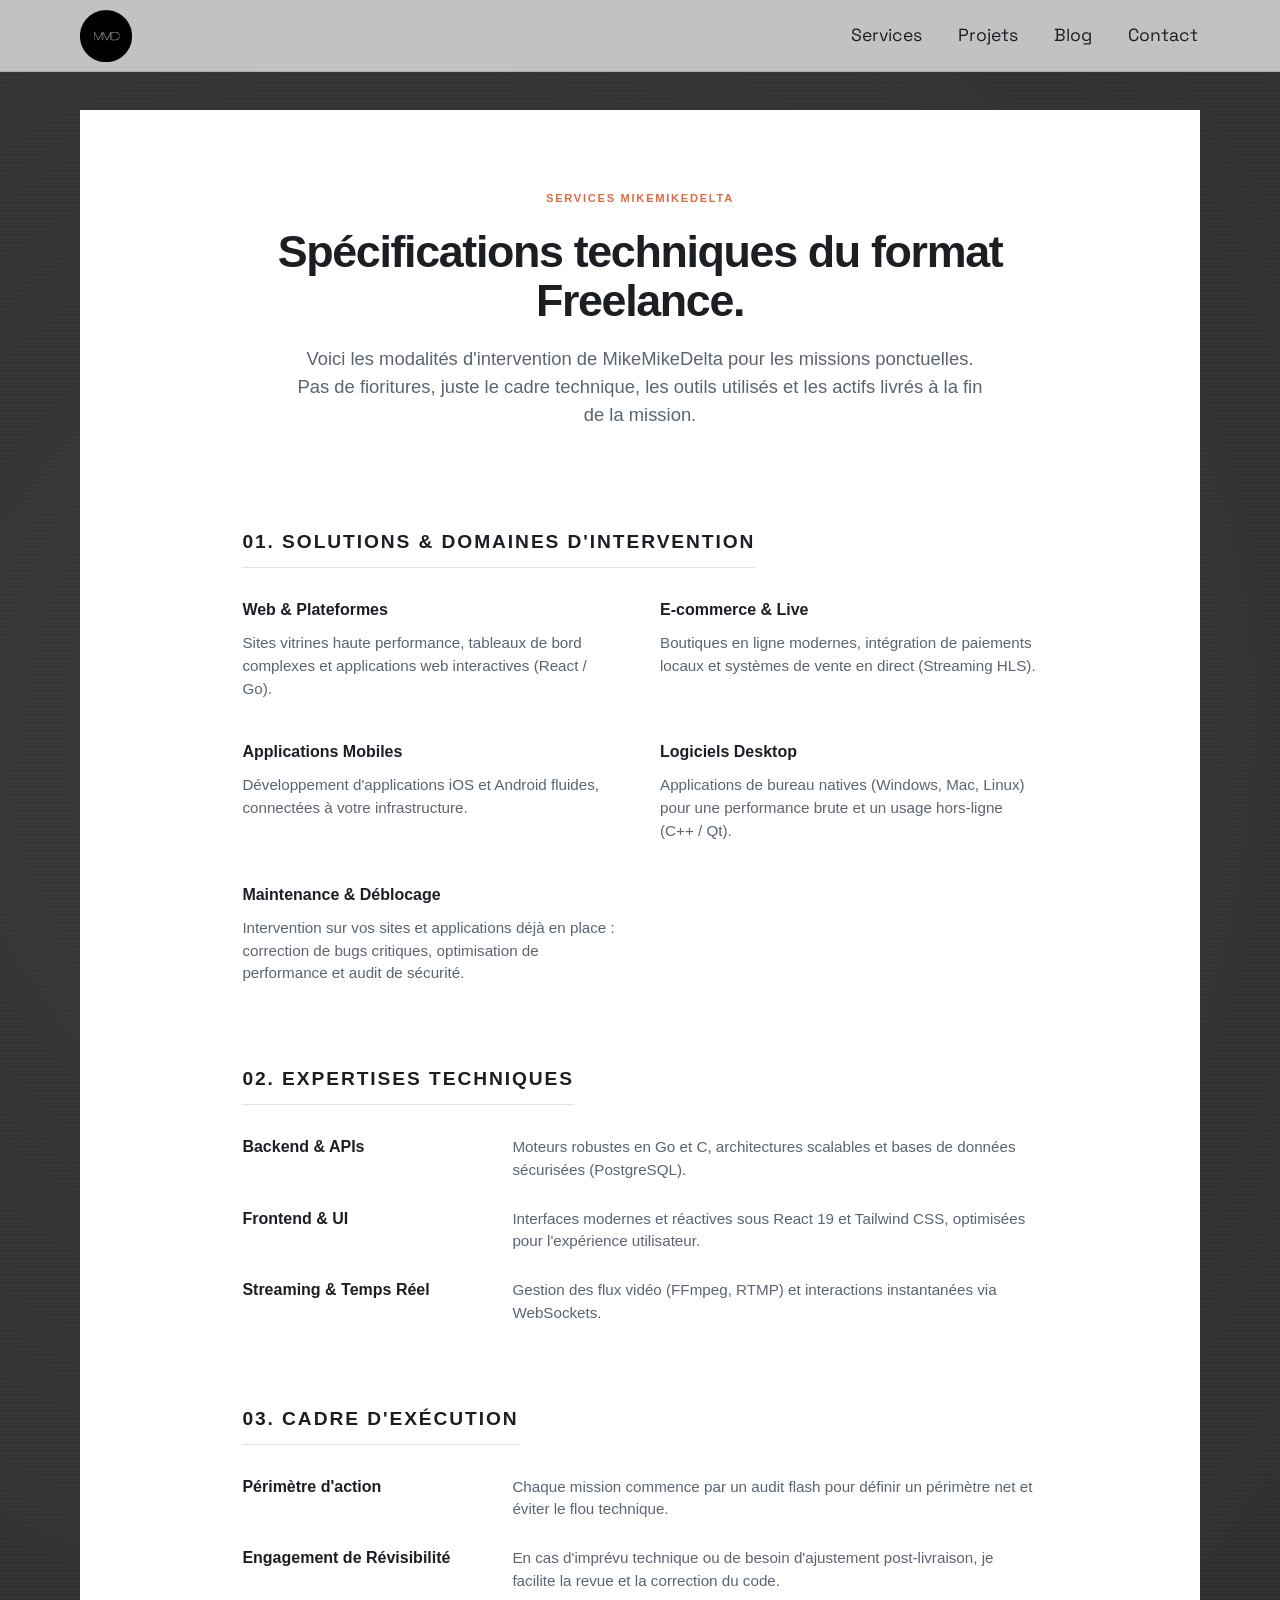
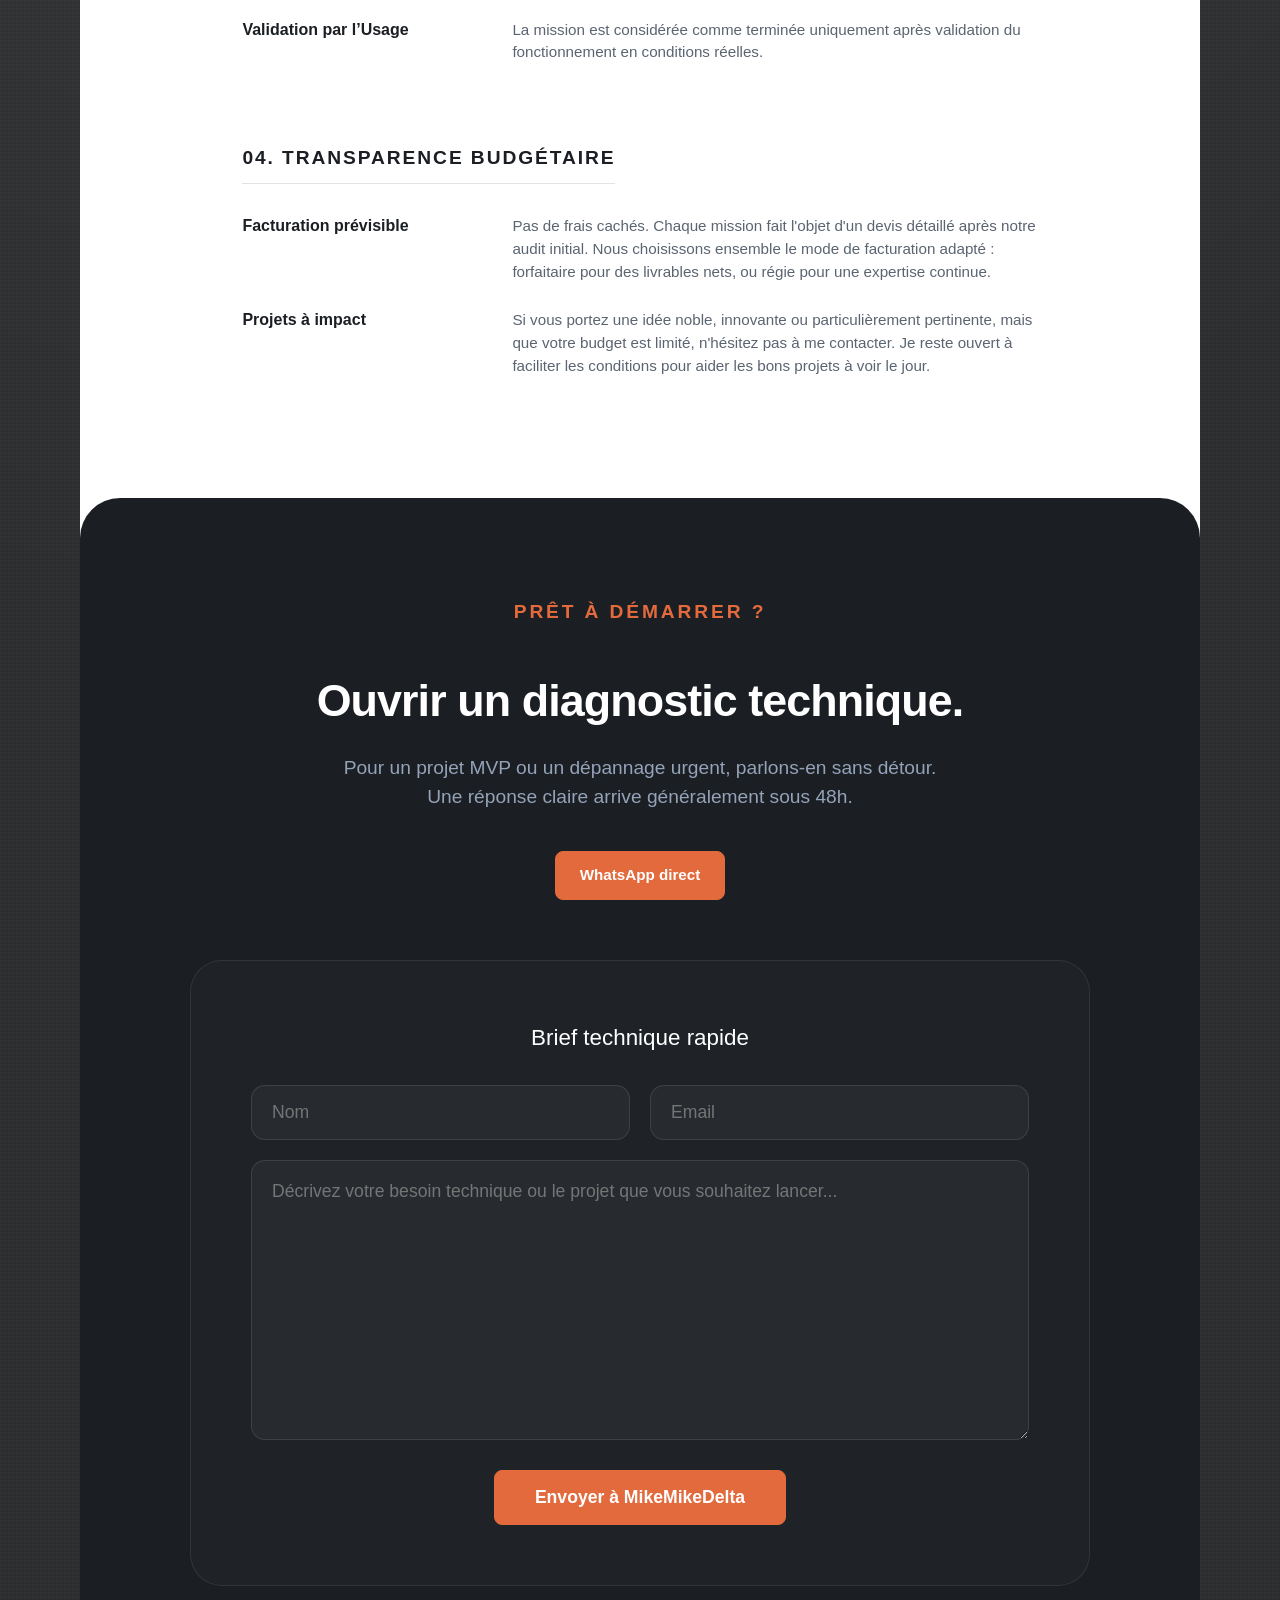
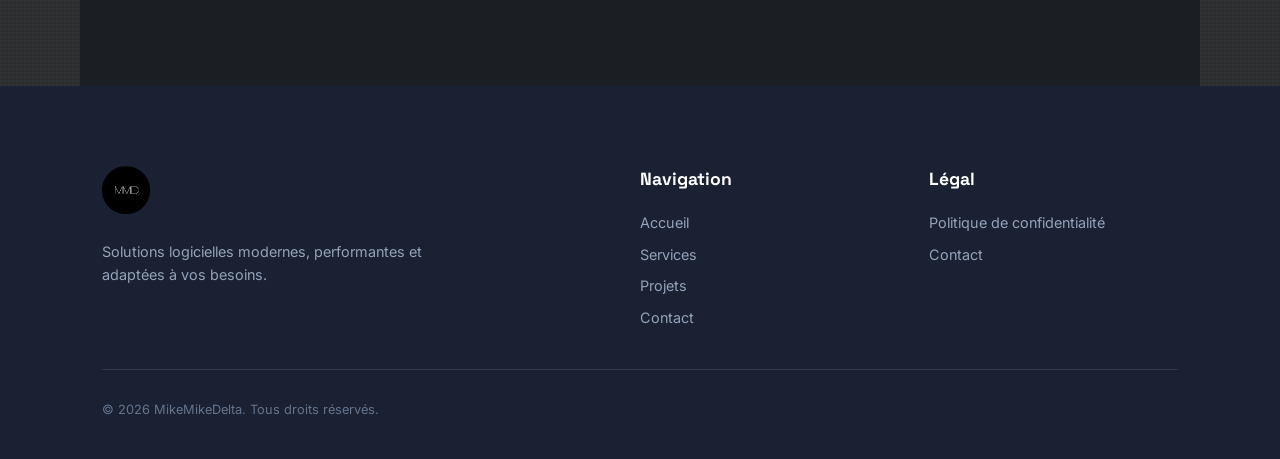
<file: services/freelance.html>
<!doctype html>
<html lang="fr">
  <head>
    <meta charset="utf-8" />
    <meta name="viewport" content="width=device-width, initial-scale=1" />
    <title>Spécifications Freelance | MikeMikeDelta</title>
    <meta
      name="description"
      content="Fiche technique des interventions freelance de MikeMikeDelta : stack technique, actifs fournis et cadre d'exécution."
    />
    <link rel="icon" href="/favicon.ico" />
    <link rel="stylesheet" href="/common.css" />
    <link rel="stylesheet" href="/services/freelance.css" />
    <link
      href="https://fonts.googleapis.com/css2?family=Inter:wght@400;500;600;700&family=Space+Grotesk:wght@300;400;500;600;700&display=swap"
      rel="stylesheet"
    />
  </head>
  <body>
    <header class="topbar">
      <a class="logo-static" href="/" data-lang-link>
        <img src="/assets/logo.png" alt="MikeMikeDelta logo" />
      </a>
      <nav class="main-nav" aria-label="Navigation principale">
        <div class="menu-item">
          <a href="/services/" data-lang-link>Services</a>
          <div class="submenu" role="menu">
            <a href="/services/freelance.html" data-lang-link>Freelance</a>
            <a href="/services/partenariat.html" data-lang-link>Partenariat</a>
            <a href="/services/service-it-complet.html" data-lang-link
              >Service IT complet</a
            >
          </div>
        </div>
        <div class="menu-item">
          <a href="/works.html" data-lang-link>Projets</a>
          <div class="submenu" role="menu">
            <a href="/djolof-shop/" data-lang-link>Djolof Shop</a>
            <a href="/pharmacync/" data-lang-link>Pharmacync</a>
          </div>
        </div>
        <div class="menu-item">
          <a href="/blog/" data-lang-link>Blog</a>
        </div>
        <div class="menu-item">
          <a href="/contact/" data-lang-link>Contact</a>
        </div>
      </nav>
    </header>

    <main class="manifesto technical-spec">
      <header class="manifesto-hero">
        <p class="eyebrow">Services MikeMikeDelta</p>
        <h1 class="serif-title">
          Spécifications techniques du format Freelance.
        </h1>
        <div class="casual-text">
          <p>
            Voici les modalités d'intervention de MikeMikeDelta pour les
            missions ponctuelles. Pas de fioritures, juste le cadre technique,
            les outils utilisés et les actifs livrés à la fin de la mission.
          </p>
        </div>
      </header>

      <section class="spec-section">
        <h2 class="serif-sub">01. Solutions & Domaines d'Intervention</h2>
        <div class="spec-grid">
          <div class="spec-item">
            <h4>Web & Plateformes</h4>
            <p>
              Sites vitrines haute performance, tableaux de bord complexes et
              applications web interactives (React / Go).
            </p>
          </div>
          <div class="spec-item">
            <h4>E-commerce & Live</h4>
            <p>
              Boutiques en ligne modernes, intégration de paiements locaux et
              systèmes de vente en direct (Streaming HLS).
            </p>
          </div>
          <div class="spec-item">
            <h4>Applications Mobiles</h4>
            <p>
              Développement d'applications iOS et Android fluides, connectées à
              votre infrastructure.
            </p>
          </div>
          <div class="spec-item">
            <h4>Logiciels Desktop</h4>
            <p>
              Applications de bureau natives (Windows, Mac, Linux) pour une
              performance brute et un usage hors-ligne (C++ / Qt).
            </p>
          </div>
          <div class="spec-item">
            <h4>Maintenance & Déblocage</h4>
            <p>
              Intervention sur vos sites et applications déjà en place :
              correction de bugs critiques, optimisation de performance et audit
              de sécurité.
            </p>
          </div>
        </div>
      </section>

      <section class="spec-section">
        <h2 class="serif-sub">02. Expertises Techniques</h2>
        <div class="spec-list">
          <div class="list-item">
            <strong>Backend & APIs</strong>
            <p>
              Moteurs robustes en Go et C, architectures scalables et bases de
              données sécurisées (PostgreSQL).
            </p>
          </div>
          <div class="list-item">
            <strong>Frontend & UI</strong>
            <p>
              Interfaces modernes et réactives sous React 19 et Tailwind CSS,
              optimisées pour l'expérience utilisateur.
            </p>
          </div>
          <div class="list-item">
            <strong>Streaming & Temps Réel</strong>
            <p>
              Gestion des flux vidéo (FFmpeg, RTMP) et interactions instantanées
              via WebSockets.
            </p>
          </div>
        </div>
      </section>

      <section class="spec-section">
        <h2 class="serif-sub">03. Cadre d'Exécution</h2>
        <div class="spec-list">
          <div class="list-item">
            <strong>Périmètre d'action</strong>
            <p>
              Chaque mission commence par un audit flash pour définir un
              périmètre net et éviter le flou technique.
            </p>
          </div>
          <div class="list-item">
            <strong>Engagement de Révisibilité</strong>
            <p>
              En cas d'imprévu technique ou de besoin d'ajustement
              post-livraison, je facilite la revue et la correction du code.
            </p>
          </div>
          <div class="list-item">
            <strong>Validation par l’Usage</strong>
            <p>
              La mission est considérée comme terminée uniquement après
              validation du fonctionnement en conditions réelles.
            </p>
          </div>
        </div>
      </section>

      <section class="spec-section">
        <h2 class="serif-sub">04. Transparence Budgétaire</h2>
        <div class="spec-list">
          <div class="list-item">
            <strong>Facturation prévisible</strong>
            <p>
              Pas de frais cachés. Chaque mission fait l'objet d'un devis
              détaillé après notre audit initial. Nous choisissons ensemble le
              mode de facturation adapté : forfaitaire pour des livrables nets,
              ou régie pour une expertise continue.
            </p>
          </div>
          <div class="list-item">
            <strong>Projets à impact</strong>
            <p>
              Si vous portez une idée noble, innovante ou particulièrement
              pertinente, mais que votre budget est limité, n'hésitez pas à me
              contacter. Je reste ouvert à faciliter les conditions pour aider
              les bons projets à voir le jour.
            </p>
          </div>
        </div>
      </section>

      <section class="engage-manifesto final-cta">
        <div class="engage-grid">
          <div class="cta-text-content">
            <p class="eyebrow" style="color: var(--accent);">Prêt à démarrer ?</p>
            <h2>Ouvrir un diagnostic technique.</h2>
            <p>Pour un projet MVP ou un dépannage urgent, parlons-en sans détour. Une réponse claire arrive généralement sous 48h.</p>
            <div class="direct-actions-modern">
              <a class="button whatsapp" href="https://wa.me/221777683983">WhatsApp direct</a>
            </div>
          </div>

          <article class="card contact-glass">
            <h3>Brief technique rapide</h3>
            <form id="contact-form" class="modern-form">
              <div class="form-row">
                <input type="text" name="name" placeholder="Nom" required />
                <input type="email" name="email" placeholder="Email" required />
              </div>
              <input type="hidden" name="subject" value="Mission Freelance (Vélocité)" />
              <textarea name="message" rows="4" placeholder="Décrivez votre besoin technique ou le projet que vous souhaitez lancer..."></textarea>
              <button class="button" type="submit">Envoyer à MikeMikeDelta</button>
            </form>
          </article>
        </div>
      </section>
    </main>

    <footer class="footer page">
      <div class="footer-brand">
        <img src="/assets/logo.png" alt="MikeMikeDelta" class="footer-logo" />
        <p>Solutions logicielles modernes, performantes et adaptées à vos besoins.</p>
      </div>
      <div>
        <h4 class="footer-heading">Navigation</h4>
        <nav class="footer-nav">
          <a href="/">Accueil</a>
          <a href="/services/">Services</a>
          <a href="/works.html">Projets</a>
          <a href="/contact/">Contact</a>
        </nav>
      </div>
      <div>
        <h4 class="footer-heading">Légal</h4>
        <nav class="footer-nav">
          <a href="/privacy.html">Politique de confidentialité</a>
          <a href="/contact/">Contact</a>
        </nav>
      </div>
      <div class="footer-bottom">
        <p>&copy; 2026 MikeMikeDelta. Tous droits réservés.</p>
      </div>
    </footer>
    <script src="/app.js"></script>
  </body>
</html>
</file>
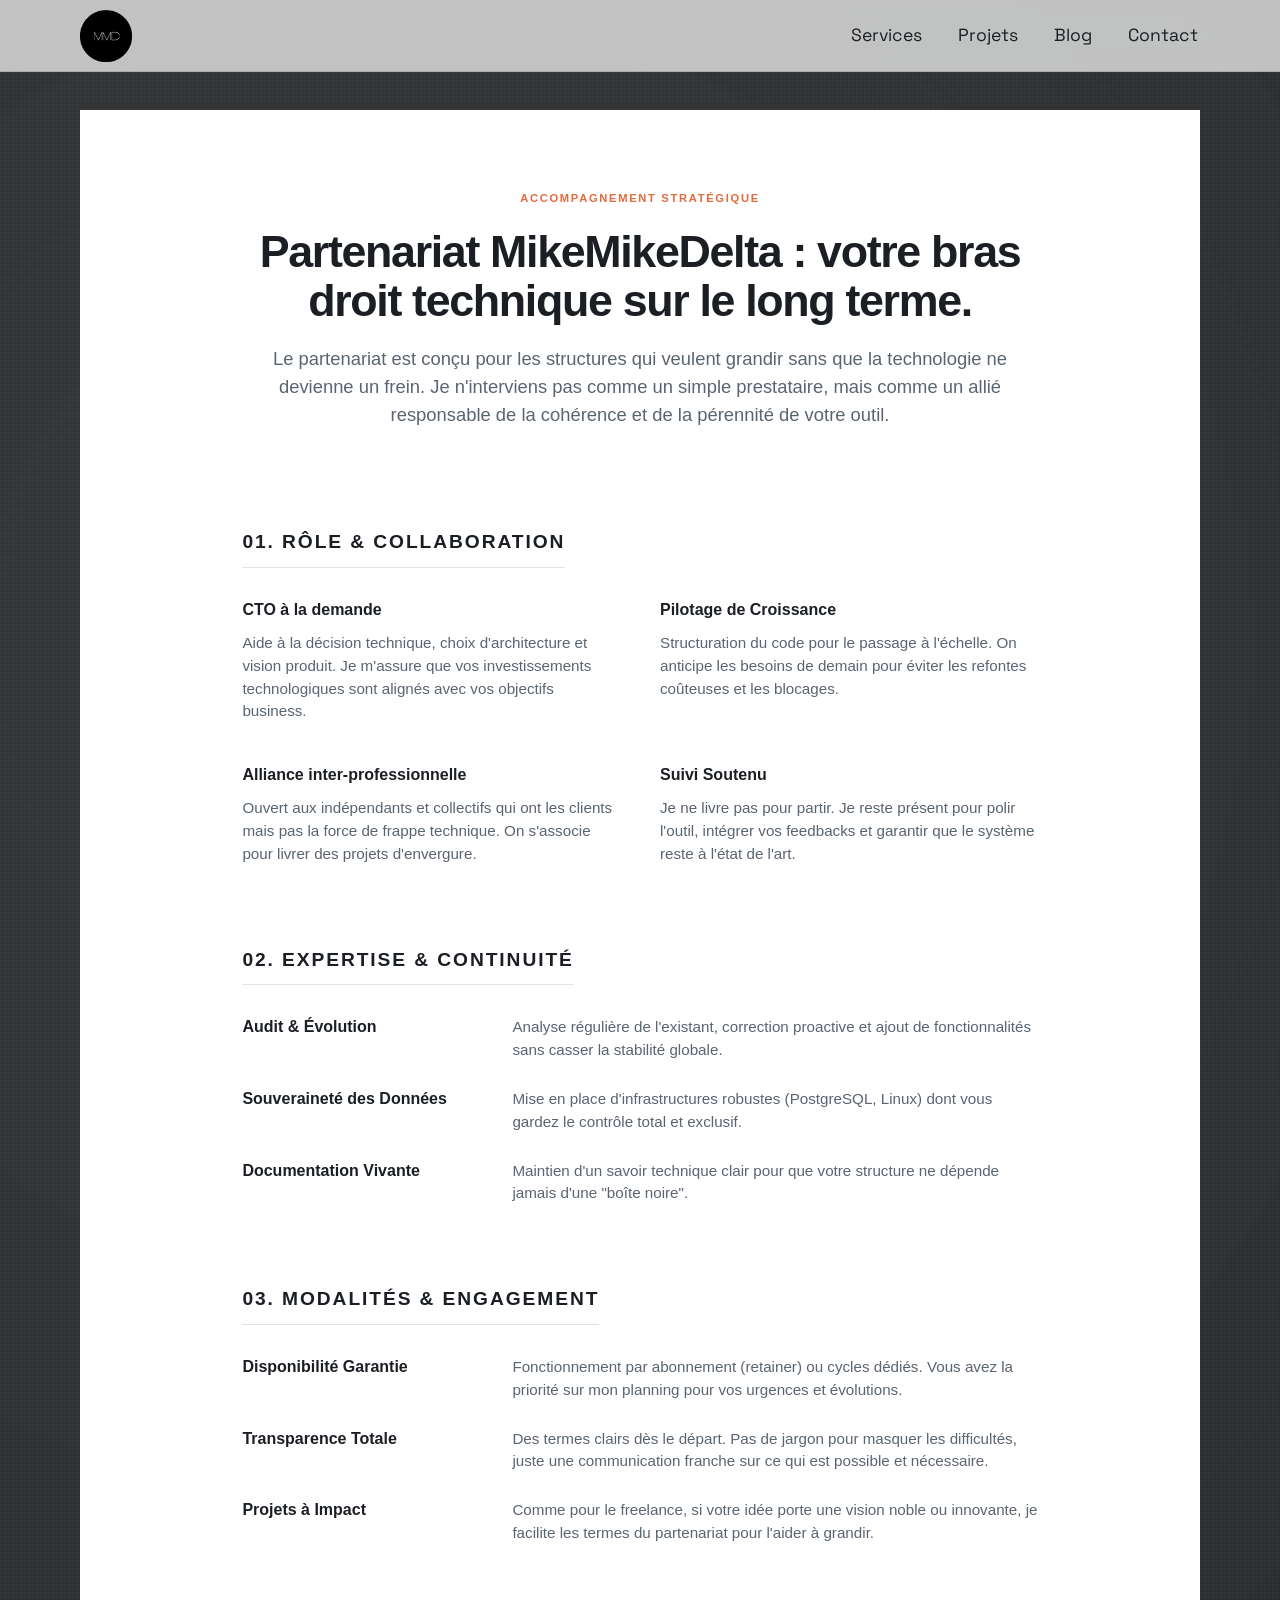
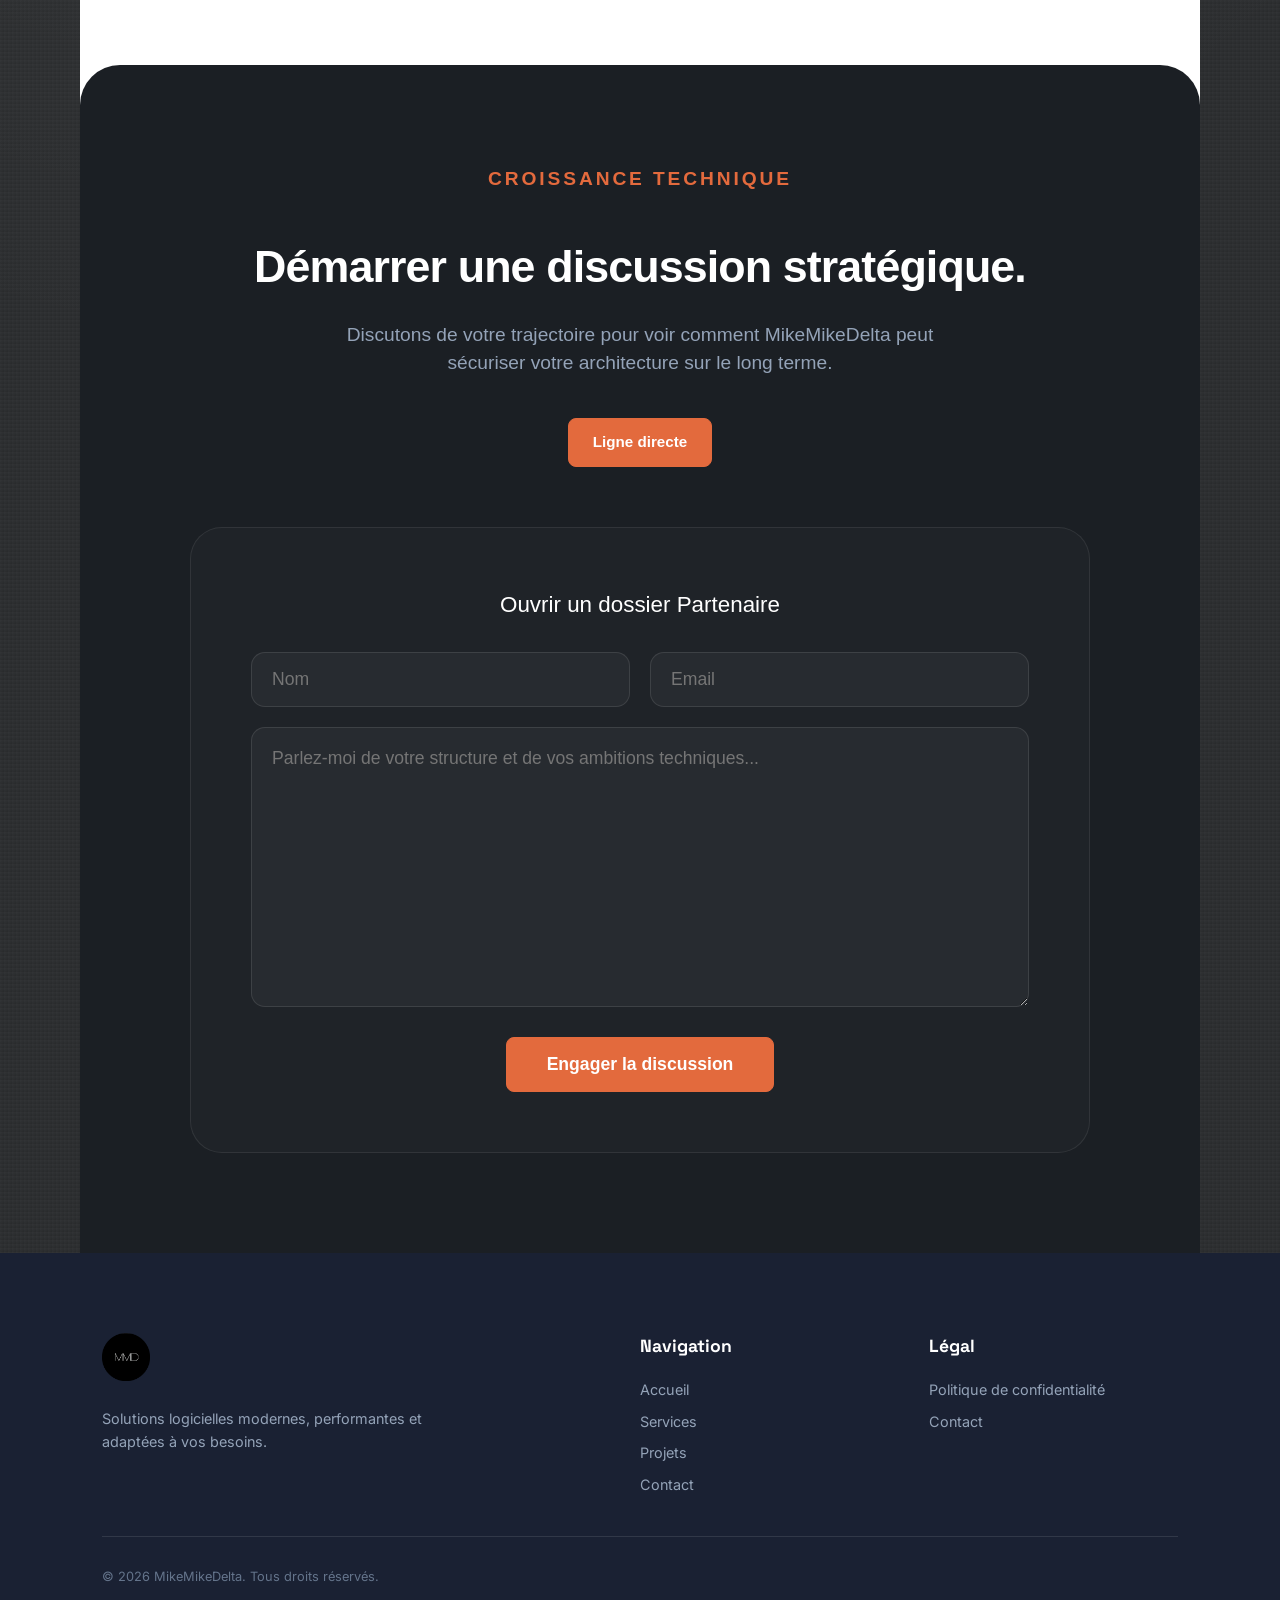
<file: services/partenariat.html>
<!doctype html>
<html lang="fr">
  <head>
    <meta charset="utf-8" />
    <meta name="viewport" content="width=device-width, initial-scale=1" />
    <title>Partenariat Stratégique | MikeMikeDelta</title>
    <meta
      name="description"
      content="Accompagnement technique long terme par MikeMikeDelta. Un CTO allié pour structurer votre croissance et sécuriser vos actifs numériques."
    />
    <link rel="icon" href="/favicon.ico" />
    <link rel="stylesheet" href="/common.css" />
    <link rel="stylesheet" href="/services/partenariat.css" />
    <link
      href="https://fonts.googleapis.com/css2?family=Inter:wght@400;500;600;700&family=Space+Grotesk:wght@300;400;500;600;700&display=swap"
      rel="stylesheet"
    />
  </head>
  <body>
    <header class="topbar">
      <a class="logo-static" href="/" data-lang-link>
        <img src="/assets/logo.png" alt="MikeMikeDelta logo" />
      </a>
      <nav class="main-nav" aria-label="Navigation principale">
        <div class="menu-item">
          <a href="/services/" data-lang-link>Services</a>
          <div class="submenu" role="menu">
            <a href="/services/freelance.html" data-lang-link>Freelance</a>
            <a href="/services/partenariat.html" data-lang-link>Partenariat</a>
            <a href="/services/service-it-complet.html" data-lang-link>Service IT complet</a>
          </div>
        </div>
        <div class="menu-item">
          <a href="/works.html" data-lang-link>Projets</a>
          <div class="submenu" role="menu">
            <a href="/djolof-shop/" data-lang-link>Djolof Shop</a>
            <a href="/pharmacync/" data-lang-link>Pharmacync</a>
          </div>
        </div>
        <div class="menu-item">
          <a href="/blog/" data-lang-link>Blog</a>
        </div>
        <div class="menu-item">
          <a href="/contact/" data-lang-link>Contact</a>
        </div>
      </nav>
    </header>

    <main class="manifesto technical-spec">
      <header class="manifesto-hero">
        <p class="eyebrow">Accompagnement Stratégique</p>
        <h1 class="serif-title">Partenariat MikeMikeDelta : votre bras droit technique sur le long terme.</h1>
        <div class="casual-text">
          <p>
            Le partenariat est conçu pour les structures qui veulent grandir sans que la technologie ne devienne un frein. Je n'interviens pas comme un simple prestataire, mais comme un allié responsable de la cohérence et de la pérennité de votre outil.
          </p>
        </div>
      </header>

      <section class="spec-section">
        <h2 class="serif-sub">01. Rôle & Collaboration</h2>
        <div class="spec-grid">
          <div class="spec-item">
            <h4>CTO à la demande</h4>
            <p>Aide à la décision technique, choix d'architecture et vision produit. Je m'assure que vos investissements technologiques sont alignés avec vos objectifs business.</p>
          </div>
          <div class="spec-item">
            <h4>Pilotage de Croissance</h4>
            <p>Structuration du code pour le passage à l'échelle. On anticipe les besoins de demain pour éviter les refontes coûteuses et les blocages.</p>
          </div>
          <div class="spec-item">
            <h4>Alliance inter-professionnelle</h4>
            <p>Ouvert aux indépendants et collectifs qui ont les clients mais pas la force de frappe technique. On s'associe pour livrer des projets d'envergure.</p>
          </div>
          <div class="spec-item">
            <h4>Suivi Soutenu</h4>
            <p>Je ne livre pas pour partir. Je reste présent pour polir l'outil, intégrer vos feedbacks et garantir que le système reste à l'état de l'art.</p>
          </div>
        </div>
      </section>

      <section class="spec-section">
        <h2 class="serif-sub">02. Expertise & Continuité</h2>
        <div class="spec-list">
          <div class="list-item">
            <strong>Audit & Évolution</strong>
            <p>Analyse régulière de l'existant, correction proactive et ajout de fonctionnalités sans casser la stabilité globale.</p>
          </div>
          <div class="list-item">
            <strong>Souveraineté des Données</strong>
            <p>Mise en place d'infrastructures robustes (PostgreSQL, Linux) dont vous gardez le contrôle total et exclusif.</p>
          </div>
          <div class="list-item">
            <strong>Documentation Vivante</strong>
            <p>Maintien d'un savoir technique clair pour que votre structure ne dépende jamais d'une "boîte noire".</p>
          </div>
        </div>
      </section>

      <section class="spec-section">
        <h2 class="serif-sub">03. Modalités & Engagement</h2>
        <div class="spec-list">
          <div class="list-item">
            <strong>Disponibilité Garantie</strong>
            <p>Fonctionnement par abonnement (retainer) ou cycles dédiés. Vous avez la priorité sur mon planning pour vos urgences et évolutions.</p>
          </div>
          <div class="list-item">
            <strong>Transparence Totale</strong>
            <p>Des termes clairs dès le départ. Pas de jargon pour masquer les difficultés, juste une communication franche sur ce qui est possible et nécessaire.</p>
          </div>
          <div class="list-item">
            <strong>Projets à Impact</strong>
            <p>Comme pour le freelance, si votre idée porte une vision noble ou innovante, je facilite les termes du partenariat pour l'aider à grandir.</p>
          </div>
        </div>
      </section>

      <section class="engage-manifesto final-cta">
        <div class="engage-grid">
          <div class="cta-text-content">
            <p class="eyebrow" style="color: var(--accent);">Croissance technique</p>
            <h2>Démarrer une discussion stratégique.</h2>
            <p>Discutons de votre trajectoire pour voir comment MikeMikeDelta peut sécuriser votre architecture sur le long terme.</p>
            <div class="direct-actions-modern">
              <a class="button whatsapp" href="https://wa.me/221777683983">Ligne directe</a>
            </div>
          </div>

          <article class="card contact-glass">
            <h3>Ouvrir un dossier Partenaire</h3>
            <form id="contact-form" class="modern-form">
              <div class="form-row">
                <input type="text" name="name" placeholder="Nom" required />
                <input type="email" name="email" placeholder="Email" required />
              </div>
              <input type="hidden" name="subject" value="Partenariat Stratégique (CTO Allié)" />
              <textarea name="message" rows="4" placeholder="Parlez-moi de votre structure et de vos ambitions techniques..."></textarea>
              <button class="button" type="submit">Engager la discussion</button>
            </form>
          </article>
        </div>
      </section>
    </main>

    <footer class="footer page">
      <div class="footer-brand">
        <img src="/assets/logo.png" alt="MikeMikeDelta" class="footer-logo" />
        <p>Solutions logicielles modernes, performantes et adaptées à vos besoins.</p>
      </div>
      <div>
        <h4 class="footer-heading">Navigation</h4>
        <nav class="footer-nav">
          <a href="/">Accueil</a>
          <a href="/services/">Services</a>
          <a href="/works.html">Projets</a>
          <a href="/contact/">Contact</a>
        </nav>
      </div>
      <div>
        <h4 class="footer-heading">Légal</h4>
        <nav class="footer-nav">
          <a href="/privacy.html">Politique de confidentialité</a>
          <a href="/contact/">Contact</a>
        </nav>
      </div>
      <div class="footer-bottom">
        <p>&copy; 2026 MikeMikeDelta. Tous droits réservés.</p>
      </div>
    </footer>
    <script src="/app.js"></script>
  </body>
</html>
</file>
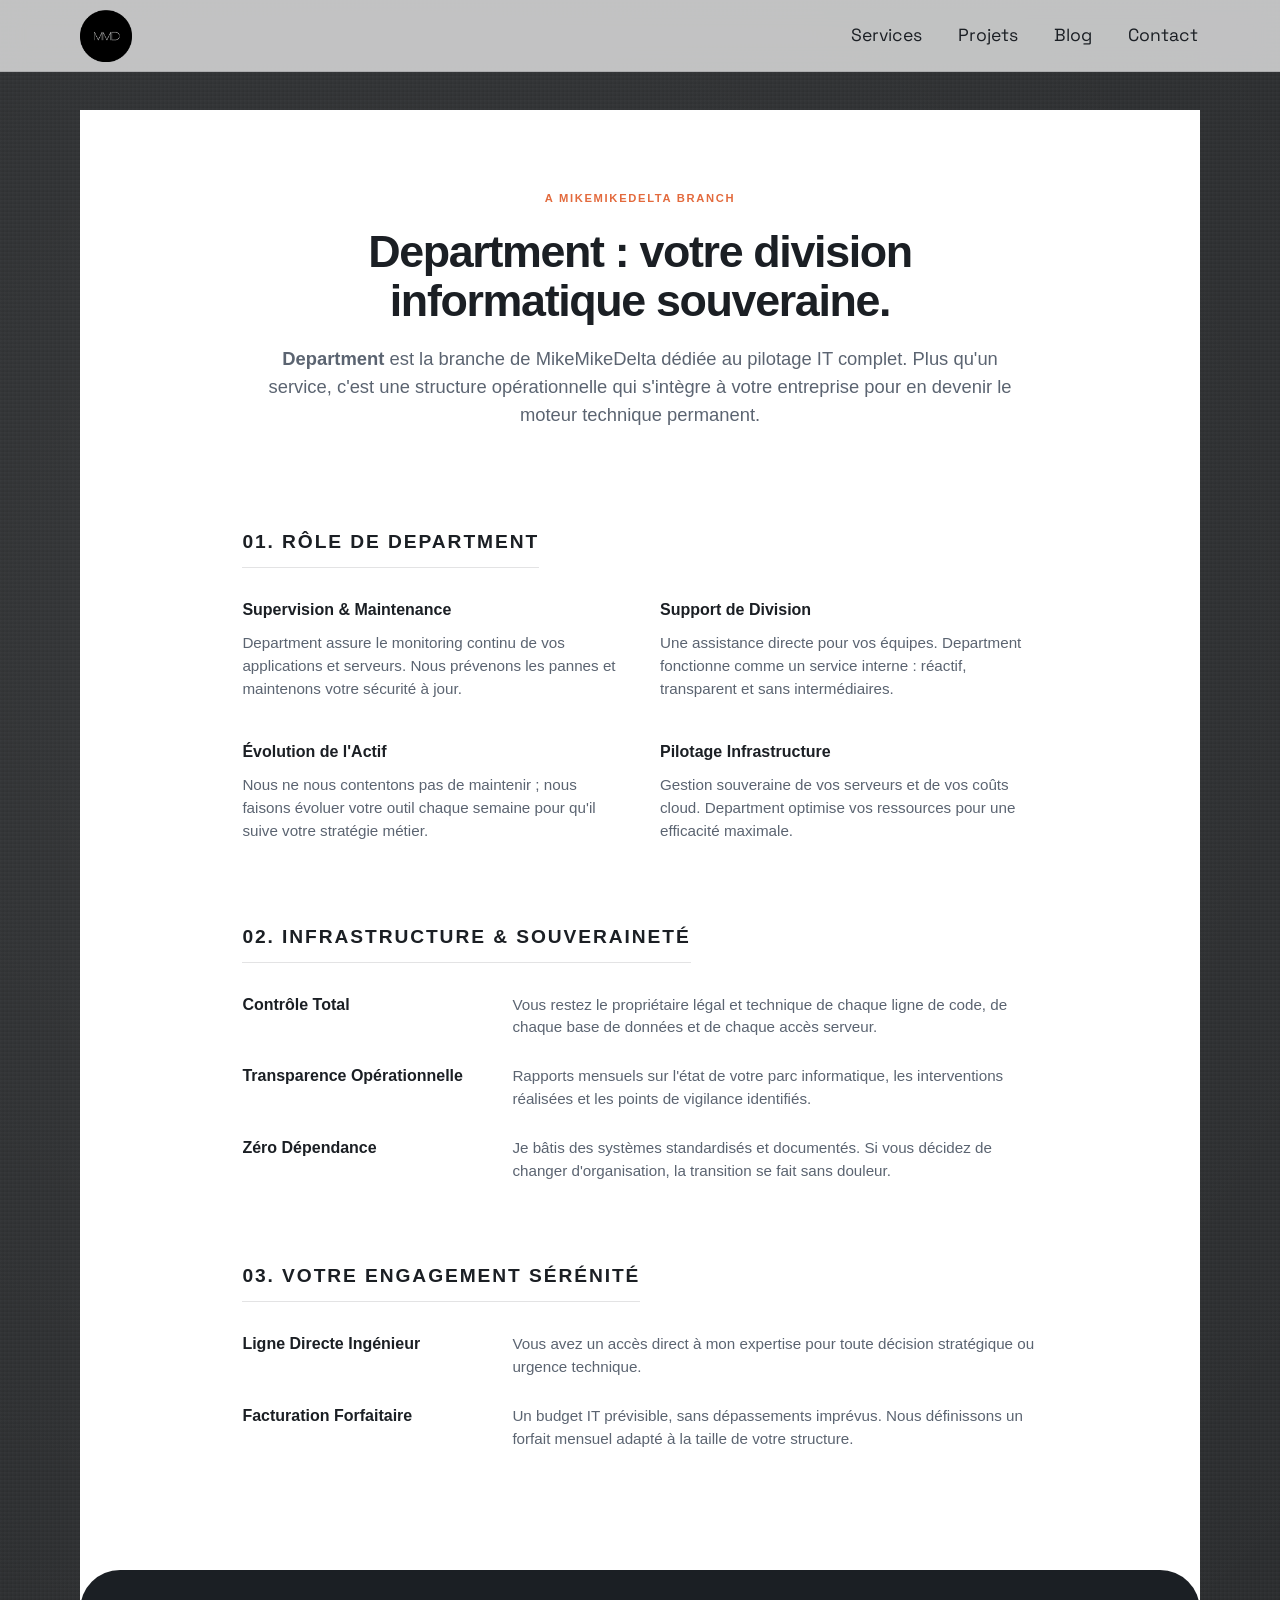
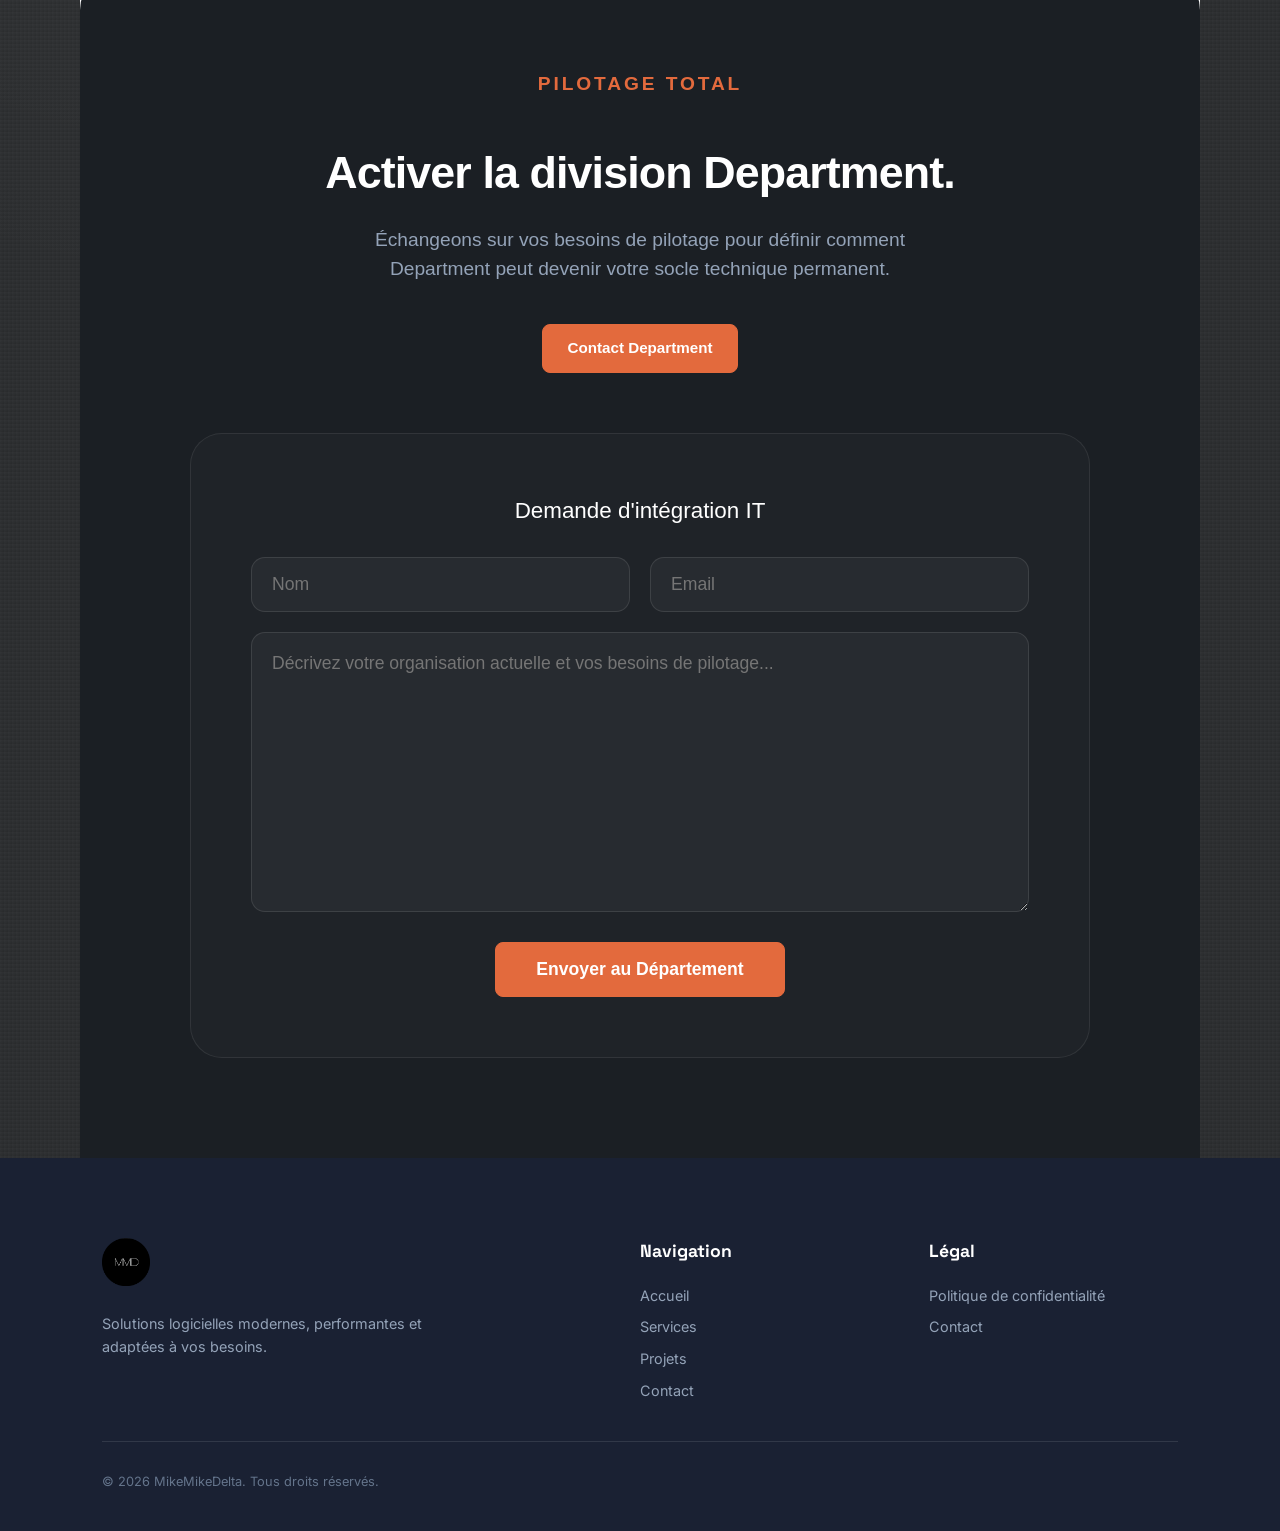
<file: services/service-it-complet.html>
<!doctype html>
<html lang="fr">
  <head>
    <meta charset="utf-8" />
    <meta name="viewport" content="width=device-width, initial-scale=1" />
    <title>Service IT Complet | MikeMikeDelta</title>
    <meta
      name="description"
      content="Externalisez votre technique en toute sérénité. MikeMikeDelta devient votre département informatique souverain, transparent et réactif."
    />
    <link rel="icon" href="/favicon.ico" />
    <link rel="stylesheet" href="/common.css" />
    <link rel="stylesheet" href="/services/service-it-complet.css" />
    <link
      href="https://fonts.googleapis.com/css2?family=Inter:wght@400;500;600;700&family=Space+Grotesk:wght@300;400;500;600;700&display=swap"
      rel="stylesheet"
    />
  </head>
  <body>
    <header class="topbar">
      <a class="logo-static" href="/" data-lang-link>
        <img src="/assets/logo.png" alt="MikeMikeDelta logo" />
      </a>
      <nav class="main-nav" aria-label="Navigation principale">
        <div class="menu-item">
          <a href="/services/" data-lang-link>Services</a>
          <div class="submenu" role="menu">
            <a href="/services/freelance.html" data-lang-link>Freelance</a>
            <a href="/services/partenariat.html" data-lang-link>Partenariat</a>
            <a href="/services/service-it-complet.html" data-lang-link>Service IT complet</a>
          </div>
        </div>
        <div class="menu-item">
          <a href="/works.html" data-lang-link>Projets</a>
          <div class="submenu" role="menu">
            <a href="/djolof-shop/" data-lang-link>Djolof Shop</a>
            <a href="/pharmacync/" data-lang-link>Pharmacync</a>
          </div>
        </div>
        <div class="menu-item">
          <a href="/blog/" data-lang-link>Blog</a>
        </div>
        <div class="menu-item">
          <a href="/contact/" data-lang-link>Contact</a>
        </div>
      </nav>
    </header>

    <main class="manifesto technical-spec">
      <header class="manifesto-hero">
        <p class="eyebrow">A MikeMikeDelta Branch</p>
        <h1 class="serif-title">Department : votre division informatique souveraine.</h1>
        <div class="casual-text">
          <p>
            <strong>Department</strong> est la branche de MikeMikeDelta dédiée au pilotage IT complet. Plus qu'un service, c'est une structure opérationnelle qui s'intègre à votre entreprise pour en devenir le moteur technique permanent.
          </p>
        </div>
      </header>

      <section class="spec-section">
        <h2 class="serif-sub">01. Rôle de Department</h2>
        <div class="spec-grid">
          <div class="spec-item">
            <h4>Supervision & Maintenance</h4>
            <p>Department assure le monitoring continu de vos applications et serveurs. Nous prévenons les pannes et maintenons votre sécurité à jour.</p>
          </div>
          <div class="spec-item">
            <h4>Support de Division</h4>
            <p>Une assistance directe pour vos équipes. Department fonctionne comme un service interne : réactif, transparent et sans intermédiaires.</p>
          </div>
          <div class="spec-item">
            <h4>Évolution de l'Actif</h4>
            <p>Nous ne nous contentons pas de maintenir ; nous faisons évoluer votre outil chaque semaine pour qu'il suive votre stratégie métier.</p>
          </div>
          <div class="spec-item">
            <h4>Pilotage Infrastructure</h4>
            <p>Gestion souveraine de vos serveurs et de vos coûts cloud. Department optimise vos ressources pour une efficacité maximale.</p>
          </div>
        </div>
      </section>

      <section class="spec-section">
        <h2 class="serif-sub">02. Infrastructure & Souveraineté</h2>
        <div class="spec-list">
          <div class="list-item">
            <strong>Contrôle Total</strong>
            <p>Vous restez le propriétaire légal et technique de chaque ligne de code, de chaque base de données et de chaque accès serveur.</p>
          </div>
          <div class="list-item">
            <strong>Transparence Opérationnelle</strong>
            <p>Rapports mensuels sur l'état de votre parc informatique, les interventions réalisées et les points de vigilance identifiés.</p>
          </div>
          <div class="list-item">
            <strong>Zéro Dépendance</strong>
            <p>Je bâtis des systèmes standardisés et documentés. Si vous décidez de changer d'organisation, la transition se fait sans douleur.</p>
          </div>
        </div>
      </section>

      <section class="spec-section">
        <h2 class="serif-sub">03. Votre Engagement Sérénité</h2>
        <div class="spec-list">
          <div class="list-item">
            <strong>Ligne Directe Ingénieur</strong>
            <p>Vous avez un accès direct à mon expertise pour toute décision stratégique ou urgence technique.</p>
          </div>
          <div class="list-item">
            <strong>Facturation Forfaitaire</strong>
            <p>Un budget IT prévisible, sans dépassements imprévus. Nous définissons un forfait mensuel adapté à la taille de votre structure.</p>
          </div>
        </div>
      </section>

      <section class="engage-manifesto final-cta">
        <div class="engage-grid">
          <div class="cta-text-content">
            <p class="eyebrow" style="color: var(--accent);">Pilotage Total</p>
            <h2>Activer la division Department.</h2>
            <p>Échangeons sur vos besoins de pilotage pour définir comment Department peut devenir votre socle technique permanent.</p>
            <div class="direct-actions-modern">
              <a class="button whatsapp" href="https://wa.me/221777683983">Contact Department</a>
            </div>
          </div>

          <article class="card contact-glass">
            <h3>Demande d'intégration IT</h3>
            <form id="contact-form" class="modern-form">
              <div class="form-row">
                <input type="text" name="name" placeholder="Nom" required />
                <input type="email" name="email" placeholder="Email" required />
              </div>
              <input type="hidden" name="subject" value="Division Department (IT Complet)" />
              <textarea name="message" rows="4" placeholder="Décrivez votre organisation actuelle et vos besoins de pilotage..."></textarea>
              <button class="button" type="submit">Envoyer au Département</button>
            </form>
          </article>
        </div>
      </section>
    </main>

    <footer class="footer page">
      <div class="footer-brand">
        <img src="/assets/logo.png" alt="MikeMikeDelta" class="footer-logo" />
        <p>Solutions logicielles modernes, performantes et adaptées à vos besoins.</p>
      </div>
      <div>
        <h4 class="footer-heading">Navigation</h4>
        <nav class="footer-nav">
          <a href="/">Accueil</a>
          <a href="/services/">Services</a>
          <a href="/works.html">Projets</a>
          <a href="/contact/">Contact</a>
        </nav>
      </div>
      <div>
        <h4 class="footer-heading">Légal</h4>
        <nav class="footer-nav">
          <a href="/privacy.html">Politique de confidentialité</a>
          <a href="/contact/">Contact</a>
        </nav>
      </div>
      <div class="footer-bottom">
        <p>&copy; 2026 MikeMikeDelta. Tous droits réservés.</p>
      </div>
    </footer>
    <script src="/app.js"></script>
  </body>
</html>
</file>
<file: common.css>
/* --- GLOBAL NAVIGATION & COMMON STYLES --- */

:root {
  --nav-height: 72px;
}

/* Fixed Standard Navbar */
.topbar {
  position: sticky;
  top: 0;
  width: 100%;
  height: var(--nav-height);
  background: rgba(255, 255, 255, 0.7);
  backdrop-filter: blur(12px);
  -webkit-backdrop-filter: blur(12px);
  border-bottom: 1px solid var(--stroke);
  z-index: 1000;
  display: flex;
  justify-content: space-between;
  align-items: center;
  padding: 0 80px; /* Standard wide padding */
}

.logo-static {
  width: 52px;
  height: 52px;
  display: block;
}

.logo-static img {
  width: 100%;
  height: 100%;
  object-fit: contain;
}

/* Navigation Typography (1.1rem uniform for all internal pages) */
.main-nav {
  display: flex;
  gap: 2rem;
  font-family: "Space Grotesk", sans-serif !important;
}

.menu-item {
  position: relative;
  display: flex;
  align-items: center;
}

.menu-item > a {
  font-family: "Space Grotesk", sans-serif !important;
  font-size: 1.1rem;
  font-weight: 400 !important;
  color: var(--ink);
  padding: 8px 2px;
  display: inline-block;
  transition: color 0.3s;
}

.menu-item > a:hover {
  color: var(--accent);
}

/* Submenus */
.submenu {
  position: absolute;
  top: 100%;
  left: -50px;
  min-width: 220px;
  background: var(--paper-strong);
  border: 1px solid var(--stroke);
  border-radius: 0; /* Standard sharp edges for submenus */
  box-shadow: var(--shadow);
  padding: 8px;
  display: none;
  flex-direction: column;
  gap: 4px;
}

.menu-item:hover .submenu {
  display: flex;
}

.submenu a {
  font-size: 1.1rem;
  font-family: "Space Grotesk", sans-serif;
  font-weight: 400;
  color: var(--ink);
  padding: 8px 10px;
  border-radius: 0;
  transition: background 0.2s;
}

.submenu a:hover {
  background: var(--accent-soft);
  color: var(--ink);
}

/* Mobile Adjustments */
@media (max-width: 980px) {
  .topbar { padding: 0 40px; }
  .main-nav { gap: 1.5rem; }
}

@media (max-width: 760px) {
  .topbar {
    padding: 0 20px;
    flex-direction: column;
    height: auto;
    padding-bottom: 10px;
    padding-top: 10px;
    gap: 10px;
    align-items: flex-start;
  }
  
  .main-nav {
    flex-wrap: wrap;
    row-gap: 5px;
  }

  .menu-item:hover .submenu {
    position: static;
    width: 100%;
    box-shadow: none;
    border: none;
    background: var(--accent-soft);
    padding-left: 20px;
  }
}

/* --- GLOBAL FOOTER --- */
.footer.page {
  background: #1a2133;
  color: #ecf2f5;
  padding: 80px 8vw 40px;
  display: grid;
  grid-template-columns: 2fr 1fr 1fr;
  gap: 40px;
  font-family: "Inter", sans-serif;
  position: relative; /* Needed for z-index */
  z-index: 10; /* High enough to cover fixed logo */
  scroll-snap-align: end;
}

.footer-brand .footer-logo {
  width: 48px;
  margin-bottom: 20px;
}

.footer-brand p {
  color: #94a3b8;
  font-size: 0.9rem;
  max-width: 320px;
  line-height: 1.6;
}

.footer-heading {
  font-size: 1.1rem;
  margin-bottom: 20px;
  color: #fff;
  font-family: "Space Grotesk", sans-serif;
}

.footer-nav {
  display: flex;
  flex-direction: column;
  gap: 10px;
}

.footer-nav a {
  color: #94a3b8;
  font-size: 0.9rem;
  transition: color 0.3s;
}

.footer-nav a:hover {
  color: var(--accent);
}

.footer-bottom {
  grid-column: 1 / -1;
  border-top: 1px solid rgba(255, 255, 255, 0.1);
  padding-top: 30px;
  display: flex;
  justify-content: space-between;
  font-size: 0.8rem;
  color: #64748b;
}

/* --- GLOBAL CONTACT SECTIONS (FINAL CTA) --- */
.final-cta {
  background: var(--ink);
  color: #fff;
  padding: 100px 8vw;
  border-radius: 40px 40px 0 0;
  margin-top: 80px;
}

.engage-grid {
  display: flex;
  flex-direction: column; /* Stacked for better focus on large text */
  gap: 60px;
  max-width: 900px;
  margin: 0 auto;
}

.cta-text-content {
  text-align: center;
}

.cta-text-content h2 {
  font-family: -apple-system, BlinkMacSystemFont, "SF Pro Display", sans-serif;
  font-size: clamp(2rem, 4vw, 2.8rem);
  font-weight: 700;
  color: #fff;
  margin-bottom: 20px;
  letter-spacing: -0.02em;
}

.cta-text-content p {
  color: #94a3b8;
  font-size: 1.2rem;
  max-width: 600px;
  margin: 0 auto 40px;
}

.contact-glass {
  background: rgba(255, 255, 255, 0.02);
  border: 1px solid rgba(255, 255, 255, 0.08);
  padding: 60px;
  border-radius: 32px;
  width: 100%;
}

.contact-glass h3 {
  color: #fff;
  margin-bottom: 30px;
  font-size: 1.4rem;
  font-weight: 500;
  text-align: center;
}

.modern-form {
  display: flex;
  flex-direction: column;
  gap: 20px;
}

.form-row {
  display: grid;
  grid-template-columns: 1fr 1fr;
  gap: 20px;
}

.modern-form input, 
.modern-form select, 
.modern-form textarea {
  background: rgba(255, 255, 255, 0.04);
  border: 1px solid rgba(255, 255, 255, 0.1);
  color: #fff;
  border-radius: 14px;
  padding: 16px 20px;
  width: 100%;
  font-family: inherit;
  font-size: 1.1rem;
  transition: all 0.3s ease;
}

.modern-form input:focus, 
.modern-form select:focus, 
.modern-form textarea:focus {
  border-color: var(--accent);
  background: rgba(255, 255, 255, 0.07);
  outline: none;
  box-shadow: 0 0 0 4px rgba(227, 106, 61, 0.1);
}

.modern-form textarea {
  min-height: 280px; /* Maximum comfort for long writing */
  line-height: 1.6;
  resize: vertical;
}

.modern-form select option {
  background: #1b1f24;
  color: #fff;
}

.modern-form button.button {
  align-self: center;
  padding: 16px 40px;
  font-size: 1.1rem;
  margin-top: 10px;
}

.direct-actions-modern {
  display: flex;
  justify-content: center;
  gap: 20px;
}

@media (max-width: 760px) {
  .form-row { grid-template-columns: 1fr; }
  .contact-glass { padding: 30px 20px; }
  .final-cta { padding: 60px 20px; }
}

@media (max-width: 768px) {
  .footer.page {
    grid-template-columns: 1fr;
    padding: 40px 8vw 20px;
  }
}
</file>
<file: blog/blog.css>
@import url("https://fonts.googleapis.com/css2?family=Inter:wght@400;500;600;700;800&display=swap");

:root {
  --paper: #fbf7f1;
  --paper-strong: #ffffff;
  --ink: #1b1f24;
  --muted: #5b6471;
  --accent: #e36a3d;
  --accent-soft: #f7d2c3;
  --stroke: rgba(27, 31, 36, 0.12);
  --shadow: 0 16px 32px rgba(27, 31, 36, 0.12);
}

* {
  box-sizing: border-box;
  margin: 0;
  padding: 0;
}

body {
  font-family:
    "Inter",
    -apple-system,
    BlinkMacSystemFont,
    "Segoe UI",
    sans-serif;
  color: var(--ink);
  line-height: 1.5;
  background-color: #2c2e30;
  background-image:
    radial-gradient(
      circle at 30% 20%,
      rgba(255, 255, 255, 0.05) 0%,
      transparent 50%
    ),
    linear-gradient(
      145deg,
      rgba(255, 255, 255, 0.03) 0%,
      rgba(0, 0, 0, 0.1) 100%
    );
  background-size:
    cover,
    4px 4px;
}

a {
  color: inherit;
  text-decoration: none;
}

.book {
  background: var(--paper-strong);
  width: min(1120px, 100% - 10vw);
  margin: 38px auto 70px;
  margin-bottom: 0;
  padding: 22px;
  display: flex;
  flex-direction: column;
  gap: 1rem;
}

.eyebrow {
  text-transform: uppercase;
  letter-spacing: 0.18em;
  font-size: 0.72rem;
  font-weight: 700;
  color: var(--accent);
  margin-bottom: 8px;
}

h1,
h2,
h3,
h4 {
  line-height: 1.2;
}

h1 {
  font-size: clamp(1.8rem, 2.8vw, 2.35rem);
  margin-bottom: 12px;
}

h2 {
  font-size: clamp(1.28rem, 2.2vw, 1.56rem);
  margin-bottom: 10px;
}

h3 {
  font-size: clamp(1.2rem, 2vw, 1.44rem);
  margin-bottom: 10px;
}

h4 {
  font-size: 0.98rem;
  margin-bottom: 8px;
}

p {
  color: var(--muted);
}

.hero,
.section,
.cta {
  padding: 24px 26px;
}

.card-container {
  display: flex;
  align-items: flex-start;
  gap: 1.4rem;
  margin-top: 10px;
}

.card {
  flex: 1;
  background: rgba(245, 247, 250, 0.4);
  backdrop-filter: blur(20px);
  -webkit-backdrop-filter: blur(20px);
  border: 1px solid rgba(0, 0, 0, 0.05);
  outline: 1px solid rgba(255, 255, 255, 0.8);
  outline-offset: -2px;
  box-shadow:
    0 4px 6px -1px rgba(0, 0, 0, 0.05),
    0 20px 25px -5px rgba(0, 0, 0, 0.08),
    inset 0 0 15px rgba(255, 255, 255, 0.5);
  border-radius: 16px;
  padding: 24px;
}

.button {
  display: inline-block;
  padding: 10px 16px;
  border-radius: 999px;
  border: 1px solid var(--accent);
  background: var(--accent);
  color: #fff;
  font-weight: 600;
  font-size: 0.9rem;
  transition: transform 0.15s ease;
}

.button:hover {
  transform: translateY(-1px);
}

.button.ghost {
  background: transparent;
  color: var(--accent);
}

.section-list {
  padding-left: 18px;
  color: var(--muted);
}

.section-list li + li {
  margin-top: 6px;
}

.cta {
  display: flex;
  flex-wrap: wrap;
  align-items: center;
  justify-content: space-between;
  gap: 12px;
}

.footer.page {
  background: #1a2133;
  color: #ecf2f5;
  padding: 80px 8vw 40px;
  display: grid;
  grid-template-columns: 2fr 1fr 1fr;
  gap: 48px;
  min-height: auto;
  font-family: "Inter", sans-serif;
  position: relative;
  z-index: 3;
}

.footer-brand .footer-logo {
  width: 48px;
  margin-bottom: 24px;
}

.footer-brand p {
  color: #94a3b8;
  max-width: 320px;
  line-height: 1.6;
  font-size: 0.95rem;
}

.footer-heading {
  font-size: 1.2rem;
  margin-bottom: 24px;
  color: #fff;
}

.footer-nav {
  display: flex;
  flex-direction: column;
  gap: 12px;
}

.footer-nav a {
  color: #94a3b8;
  transition: color 0.2s;
  font-size: 0.95rem;
}

.footer-nav a:hover {
  color: var(--accent);
}

.footer-bottom {
  grid-column: 1 / -1;
  border-top: 1px solid rgba(255, 255, 255, 0.1);
  padding-top: 40px;
  margin-top: 20px;
  display: flex;
  justify-content: space-between;
  align-items: center;
  font-size: 0.85rem;
  color: #64748b;
}

@media (max-width: 980px) {
  .menu-item > a {
    font-size: 1.2rem;
  }

  .book {
    width: min(1120px, 100% - 6vw);
  }

  .card-container {
    flex-wrap: wrap;
    gap: 1rem;
  }

  .card {
    min-width: min(320px, 100%);
  }
}

@media (max-width: 760px) {
  .topbar {
    align-items: flex-start;
    flex-direction: column;
    gap: 10px;
    padding: 8px 18px;
  }

  .main-nav {
    flex-wrap: wrap;
    row-gap: 2px;
  }

  .menu-item:hover .submenu {
    position: static;
    margin-top: 6px;
    width: min(280px, 85vw);
  }

  .hero,
  .section,
  .cta {
    padding: 18px;
  }

  .footer.page {
    grid-template-columns: 1fr;
    gap: 40px;
    padding: 60px 8vw 30px;
  }
}
</file>
<file: contact/contact.css>
@import url("https://fonts.googleapis.com/css2?family=Inter:wght@400;500;600;700;800&family=Space+Grotesk:wght@300;400;500;600;700&display=swap");

:root {
  --paper: #fbf7f1;
  --paper-strong: #ffffff;
  --ink: #1b1f24;
  --muted: #5b6471;
  --accent: #e36a3d;
  --accent-soft: #f7d2c3;
  --stroke: rgba(27, 31, 36, 0.12);
  --shadow: 0 16px 32px rgba(27, 31, 36, 0.12);
}

* {
  box-sizing: border-box;
  margin: 0;
  padding: 0;
}

body {
  font-family:
    -apple-system, BlinkMacSystemFont, "SF Pro Text", "Segoe UI", Roboto,
    sans-serif;
  color: var(--ink);
  line-height: 1.5;
  background-color: #2c2e30;
  background-image:
    radial-gradient(
      circle at 30% 20%,
      rgba(255, 255, 255, 0.05) 0%,
      transparent 50%
    ),
    linear-gradient(
      145deg,
      rgba(255, 255, 255, 0.03) 0%,
      rgba(0, 0, 0, 0.1) 100%
    );
  background-size:
    cover,
    4px 4px;
}

a {
  color: inherit;
  text-decoration: none;
}

/* CONTACT STUDIO LAYOUT */
.contact-studio {
  background: var(--paper-strong);
  width: min(1120px, 100% - 10vw);
  margin: 38px auto 0;
  padding: 80px 0 0;
  display: flex;
  flex-direction: column;
}

.studio-header {
  max-width: 850px;
  margin: 0 auto 60px;
  text-align: center;
  padding: 0 40px;
}

.serif-title {
  font-family:
    -apple-system, BlinkMacSystemFont, "SF Pro Display", "Segoe UI", sans-serif;
  font-size: clamp(2.2rem, 5vw, 3.2rem);
  font-weight: 800;
  line-height: 1.1;
  color: var(--ink);
  margin-top: 20px;
  letter-spacing: -0.03em;
}

.eyebrow {
  text-transform: uppercase;
  letter-spacing: 0.15em;
  font-size: 0.7rem;
  font-weight: 700;
  color: var(--accent);
}

.studio-grid {
  display: grid;
  grid-template-columns: 0.8fr 1.2fr;
  gap: 60px;
  padding: 0 8vw 80px;
  max-width: 1100px;
  margin: 0 auto;
  width: 100%;
}

.channels-info h3 {
  font-size: 1.4rem;
  margin-bottom: 20px;
  font-weight: 600;
}

.channels-info p {
  color: var(--muted);
  margin-bottom: 30px;
  font-size: 1.05rem;
}

.direct-buttons {
  display: flex;
  flex-direction: column;
  gap: 15px;
}

/* FORM STYLE (Sync with Works/Services) */
.brief-card {
  background: var(--paper);
  border: 1px solid var(--stroke);
  border-radius: 24px;
  padding: 40px;
}

.brief-card h3 {
  font-size: 1.4rem;
  margin-bottom: 24px;
}

.modern-form input,
.modern-form select,
.modern-form textarea {
  width: 100%;
  background: #fff;
  color: #000;
  border: 1px solid var(--stroke);
  border-radius: 10px;
  padding: 12px 16px;
  margin-bottom: 16px;
  font-family: inherit;
  font-size: 1rem;
  transition: border-color 0.3s;
}

.modern-form input:focus,
.modern-form select:focus,
.modern-form textarea:focus {
  border-color: var(--accent);
  outline: none;
}

.form-row {
  display: grid;
  grid-template-columns: 1fr 1fr;
  gap: 15px;
}

/* FINAL FOOTER CTA (DARK) */
.privacy-note {
  background: var(--ink);
  color: #fff;
  padding: 60px 40px;
  border-radius: 30px 30px 0 0;
  text-align: center;
}

.privacy-note p {
  color: #94a3b8;
  max-width: 600px;
  margin: 0 auto;
  font-size: 0.95rem;
}

/* BUTTONS */
.button {
  display: inline-block;
  padding: 14px 28px;
  border-radius: 12px;
  border: 1px solid var(--accent);
  background: var(--accent);
  color: #fff;
  font-weight: 600;
  font-size: 1rem;
  cursor: pointer;
  text-align: center;
  transition: all 0.2s;
}

.button:hover {
  transform: translateY(-1px);
  box-shadow: 0 4px 12px rgba(227, 106, 61, 0.2);
}
.button.ghost {
  background: transparent;
  color: var(--accent);
}
.button.whatsapp {
  background: #25d366;
  border-color: #25d366;
  color: #fff;
}

/* RESPONSIVE */
@media (max-width: 900px) {
  .studio-grid {
    grid-template-columns: 1fr;
    gap: 40px;
  }
}

@media (max-width: 600px) {
  .form-row {
    grid-template-columns: 1fr;
  }
  .studio-header {
    padding: 0 20px;
  }
}
</file>
<file: services/services.css>
@import url("https://fonts.googleapis.com/css2?family=Inter:wght@400;500;600;700;800&family=Space+Grotesk:wght@300;400;500;600;700&display=swap");

:root {
  --paper: #fbf7f1;
  --paper-strong: #ffffff;
  --ink: #1b1f24;
  --muted: #5b6471;
  --accent: #e36a3d;
  --accent-soft: #f7d2c3;
  --stroke: rgba(27, 31, 36, 0.12);
  --shadow: 0 16px 32px rgba(27, 31, 36, 0.12);
  --radius: 16px;
}

* {
  box-sizing: border-box;
  margin: 0;
  padding: 0;
}

body {
  font-family: "Inter", sans-serif;
  color: var(--ink);
  line-height: 1.5;
  background-color: #2c2e30;
  background-image:
    radial-gradient(
      circle at 30% 20%,
      rgba(255, 255, 255, 0.05) 0%,
      transparent 50%
    ),
    linear-gradient(
      145deg,
      rgba(255, 255, 255, 0.03) 0%,
      rgba(0, 0, 0, 0.1) 100%
    );
  background-size:
    cover,
    4px 4px;
}

a {
  color: inherit;
  text-decoration: none;
}

.book {
  background: var(--paper-strong);
  width: min(1120px, 100% - 10vw);
  margin: 38px auto 0;
  padding: 40px 30px;
  padding-bottom: 0;
  display: flex;
  flex-direction: column;
  gap: 40px;
}

.eyebrow {
  text-transform: uppercase;
  letter-spacing: 0.18em;
  font-size: 0.72rem;
  font-weight: 700;
  color: var(--accent);
  margin-bottom: 8px;
}

h1,
h2,
h3,
h4 {
  line-height: 1.2;
}
h1 {
  font-size: clamp(1.8rem, 2.8vw, 2.35rem);
  margin-bottom: 12px;
}
h2 {
  font-size: clamp(1.28rem, 2.2vw, 1.56rem);
  margin-bottom: 10px;
}
h3 {
  font-size: clamp(1.2rem, 2vw, 1.44rem);
  margin-bottom: 10px;
}
h4 {
  font-size: 0.98rem;
  margin-bottom: 8px;
}
p {
  color: var(--muted);
}

.hero {
  padding: 40px 26px;
  text-align: center;
  max-width: 850px;
  margin: 0 auto;
}

.casual-text {
  text-align: left;
  font-size: 1.15rem;
  line-height: 1.6;
  color: var(--muted);
}
.casual-text p {
  margin-bottom: 20px;
}
.casual-text strong {
  color: var(--ink);
  font-weight: 600;
}

/* SERVICE FORMATS */
.narrative-title {
  text-align: left;
  font-size: 1.8rem;
  max-width: 700px;
  margin-bottom: 40px;
  line-height: 1.3;
}

.format-list {
  display: flex;
  flex-direction: column;
  gap: 40px;
}
.format-block {
  display: grid;
  grid-template-columns: 0.8fr 1.2fr;
  gap: 40px;
  padding: 40px;
  background: #fff;
  border: 1px solid var(--stroke);
  border-radius: 20px;
  transition: border-color 0.4s ease;
}
.format-block:hover {
  border-color: rgba(227, 106, 61, 0.3);
}
.format-label {
  display: inline-block;
  font-size: 0.7rem;
  text-transform: uppercase;
  letter-spacing: 0.15em;
  color: var(--accent);
  font-weight: 700;
  margin-bottom: 15px;
}
.format-block h3 {
  font-size: 1.6rem;
  line-height: 1.2;
}
.format-body p {
  font-size: 1.1rem;
  line-height: 1.6;
  margin-bottom: 20px;
}

/* VALUES & PROCESS */
.split {
  display: grid;
  grid-template-columns: 1fr 1fr;
  gap: 20px;
}
.panel {
  background: rgba(245, 247, 250, 0.4);
  border: 1px solid rgba(0, 0, 0, 0.05);
  outline: 1px solid rgba(255, 255, 255, 0.8);
  outline-offset: -2px;
  border-radius: 16px;
  padding: 30px;
}

.method-grid {
  display: grid;
  grid-template-columns: repeat(3, 1fr);
  gap: 30px;
  margin-top: 20px;
}
.method-item {
  border-left: 2px solid var(--accent);
  padding-left: 20px;
}
.method-item h4 {
  font-size: 1.1rem;
  margin-bottom: 10px;
  color: var(--ink);
}
.method-item p {
  font-size: 0.95rem;
  color: var(--muted);
}

.signature-note {
  max-width: 700px;
  margin: 60px auto;
  text-align: center;
}
.signature-note p {
  font-family: "Fraunces", serif;
  font-style: italic;
  font-size: 1.4rem;
  color: var(--muted);
  line-height: 1.4;
}

/* FINAL CTA (DARK) - SAME AS WORKS.CSS */
.final-cta {
  background: var(--ink);
  color: #fff;
  padding: 60px 40px;
  border-radius: 24px 24px 0 0;
  margin-top: 40px;
}

.engage-grid {
  display: grid;
  grid-template-columns: 1.1fr 0.9fr;
  gap: 40px;
  align-items: center;
}
.cta-text-content h2 {
  font-size: 2.2rem;
  color: #fff;
  margin-bottom: 20px;
  line-height: 1.1;
}
.cta-text-content p {
  color: #94a3b8;
  font-size: 1.1rem;
  margin-bottom: 30px;
}

.contact-glass {
  background: rgba(255, 255, 255, 0.03);
  border: 1px solid rgba(255, 255, 255, 0.08);
  padding: 40px;
  border-radius: 20px;
  box-shadow: none;
  outline: none;
}

.contact-glass h3 {
  color: #fff;
  margin-bottom: 24px;
  font-size: 1.4rem;
  font-weight: 500;
}

.modern-form input,
.modern-form select,
.modern-form textarea {
  background: rgba(255, 255, 255, 0.05);
  border: 1px solid rgba(255, 255, 255, 0.1);
  color: #fff;
  border-radius: 10px;
  margin-bottom: 16px;
  padding: 12px 16px;
  width: 100%;
  font-family: inherit;
  font-size: 1rem;
  transition:
    border-color 0.3s,
    background 0.3s;
}

.modern-form input:focus,
.modern-form select:focus,
.modern-form textarea:focus {
  border-color: var(--accent);
  background: rgba(255, 255, 255, 0.08);
  outline: none;
}

.modern-form select option {
  background: #1b1f24;
  color: #fff;
}
.modern-form input::placeholder,
.modern-form textarea::placeholder {
  color: #94a3b8;
}
.form-row {
  display: grid;
  grid-template-columns: 1fr 1fr;
  gap: 12px;
}

/* BUTTONS */
.button {
  display: inline-block;
  padding: 10px 20px;
  border-radius: 999px;
  border: 1px solid var(--accent);
  background: var(--accent);
  color: #fff;
  font-weight: 600;
  font-size: 0.9rem;
  cursor: pointer;
  transition: transform 0.2s;
  text-align: center;
}
.button:hover {
  transform: translateY(-2px);
}
.button.ghost {
  background: transparent;
  color: var(--accent);
}
.button.whatsapp {
  background: #25d366;
  border-color: #25d366;
}

.direct-actions-modern {
  display: flex;
  gap: 15px;
}

@media (max-width: 1024px) {
  .method-grid,
  .split,
  .engage-grid {
    grid-template-columns: 1fr;
  }
  .format-block {
    grid-template-columns: 1fr;
    gap: 20px;
    padding: 30px;
  }
}

@media (max-width: 760px) {
  .form-row {
    grid-template-columns: 1fr;
  }
  .final-cta {
    padding: 40px 20px !important;
  }
}
</file>
<file: works.css>
@import url("https://fonts.googleapis.com/css2?family=Inter:wght@400;500;600;700;800&family=Space+Grotesk:wght@300;400;500;600;700&display=swap");

:root {
  --paper: #fbf7f1;
  --paper-strong: #ffffff;
  --ink: #1b1f24;
  --muted: #5b6471;
  --accent: #e36a3d;
  --accent-soft: #f7d2c3;
  --stroke: rgba(27, 31, 36, 0.12);
  --shadow: 0 16px 32px rgba(27, 31, 36, 0.12);
  --radius: 16px;
}

* {
  box-sizing: border-box;
  margin: 0;
  padding: 0;
}

body {
  font-family: "Inter", sans-serif;
  color: var(--ink);
  line-height: 1.5;
  background-color: #2c2e30;
  background-image:
    radial-gradient(
      circle at 30% 20%,
      rgba(255, 255, 255, 0.05) 0%,
      transparent 50%
    ),
    linear-gradient(
      145deg,
      rgba(255, 255, 255, 0.03) 0%,
      rgba(0, 0, 0, 0.1) 100%
    );
  background-size:
    cover,
    4px 4px;
}

a {
  color: inherit;
  text-decoration: none;
}

/* MAIN CONTAINER */
.book {
  background: var(--paper-strong);
  width: min(1120px, 100% - 10vw);
  margin: 38px auto 0; /* Changed bottom margin from 70px to 0 */
  padding: 40px 30px;
  padding-bottom: 0;
  display: flex;
  flex-direction: column;
  gap: 40px;
}

.hero-intro {
  max-width: 800px;
  margin: 0 auto;
  text-align: center;
}

.hero-intro h1 {
  font-size: clamp(2rem, 4vw, 2.8rem);
  margin-bottom: 16px;
}
.hero-intro p.lead {
  font-size: 1.2rem;
  color: var(--muted);
}

/* CARDS CORE STYLE */
.card {
  background: rgba(245, 247, 250, 0.4);
  backdrop-filter: blur(20px);
  -webkit-backdrop-filter: blur(20px);
  border: 1px solid rgba(0, 0, 0, 0.05);
  outline: 1px solid rgba(255, 255, 255, 0.8);
  outline-offset: -2px;
  box-shadow:
    0 4px 6px -1px rgba(0, 0, 0, 0.05),
    0 20px 25px -5px rgba(0, 0, 0, 0.08),
    inset 0 0 15px rgba(255, 255, 255, 0.5);
  border-radius: 16px;
  padding: 24px;
}

/* PROJECT FEATURE CARDS */
.card-container {
  display: flex;
  align-items: stretch;
  gap: 2rem;
}

.project-feature {
  flex: 1;
  display: flex;
  flex-direction: column;
}

.project-feature h3 {
  font-size: 1.6rem;
  margin-bottom: 12px;
  font-weight: 600;
}
.project-feature h4 {
  font-size: 0.9rem;
  text-transform: uppercase;
  letter-spacing: 0.05em;
  color: var(--ink);
  margin-bottom: 10px;
}
.project-feature .summary {
  font-size: 1.05rem;
  margin-bottom: 20px;
}
.project-feature .card-content {
  flex-grow: 1;
}

.cols {
  display: grid;
  grid-template-columns: 1fr 1fr;
  gap: 20px;
}
ul {
  padding-left: 18px;
  color: var(--muted);
  font-size: 0.95rem;
}
li + li {
  margin-top: 6px;
}

.chip {
  display: inline-block;
  align-self: flex-start;
  font-size: 0.65rem;
  font-weight: 600;
  text-transform: uppercase;
  letter-spacing: 0.12em;
  padding: 5px 10px;
  border-radius: 999px;
  background: var(--accent-soft);
  color: #3f2d24;
  margin-bottom: 12px;
}

.actions {
  display: flex;
  justify-content: flex-end;
  margin-top: 20px;
}

/* NARRATIVE SECTIONS */
.rigor-section {
  text-align: center;
  padding: 20px 0;
}
.rigor-content h2 {
  font-size: 2rem;
  margin-bottom: 15px;
}
.rigor-content p {
  max-width: 700px;
  margin: 0 auto 30px;
  font-size: 1.1rem;
  color: var(--muted);
}

.tech-badges {
  display: flex;
  justify-content: center;
  gap: 10px;
  flex-wrap: wrap;
}
.badge {
  padding: 6px 12px;
  background: var(--paper);
  border: 1px solid var(--stroke);
  border-radius: 8px;
  font-size: 0.85rem;
  font-weight: 600;
  color: var(--muted);
}

.adaptation-focus {
  padding: 20px 0;
}
.paper-card {
  background: #fff;
  padding: 40px;
  border: 1px solid var(--stroke);
  border-radius: 16px;
}
.paper-card .cols {
  display: flex;
  gap: 40px;
  align-items: center;
}
.paper-card .col {
  flex: 1;
}
.paper-card h3 {
  margin-bottom: 10px;
  font-size: 1.3rem;
}
.divider-v {
  width: 1px;
  height: 80px;
  background: var(--stroke);
  flex-shrink: 0;
}

.roadmap-section {
  padding: 20px 0;
}
.roadmap-intro {
  text-align: center;
  margin-bottom: 40px;
}
.steps-grid {
  display: grid;
  grid-template-columns: repeat(3, 1fr);
  gap: 20px;
}
.step-card {
  position: relative;
  padding: 30px 20px;
  background: var(--paper);
  border-radius: 16px;
  border: 1px solid var(--stroke);
}
.step-num {
  font-size: 2.5rem;
  font-weight: 800;
  color: var(--accent);
  opacity: 0.15;
  position: absolute;
  top: 5px;
  right: 15px;
}
.step-card h4 {
  font-size: 1.2rem;
  margin-bottom: 10px;
  color: var(--ink);
}
.step-card.active {
  border-color: var(--accent);
  background: #fff;
  box-shadow: var(--shadow);
}

/* FINAL CTA (DARK) */
.final-cta {
  background: var(--ink);
  color: #fff;
  padding: 60px 40px;
  border-radius: 24px 24px 0 0; /* Rounded top only to sit flat on footer */
  margin-top: 40px;
}

.engage-grid {
  display: grid;
  grid-template-columns: 1.1fr 0.9fr;
  gap: 40px;
  align-items: center;
}
.cta-text-content h2 {
  font-size: 2.2rem;
  color: #fff;
  margin-bottom: 20px;
  line-height: 1.1;
}
.cta-text-content p {
  color: #94a3b8;
  font-size: 1.1rem;
  margin-bottom: 30px;
}

.contact-glass {
  background: rgba(255, 255, 255, 0.03); /* Lighter background */
  border: 1px solid rgba(255, 255, 255, 0.08);
  padding: 40px; /* More internal breathing room */
  border-radius: 20px;
  box-shadow: none; /* Remove heavy shadow inside dark section */
  outline: none; /* Remove the white inner edge for this specific card */
}

.contact-glass h3 {
  color: #fff;
  margin-bottom: 24px;
  font-size: 1.4rem;
  font-weight: 500;
}

.modern-form input,
.modern-form select,
.modern-form textarea {
  background: rgba(255, 255, 255, 0.05);
  border: 1px solid rgba(255, 255, 255, 0.1);
  color: #fff;
  border-radius: 10px;
  margin-bottom: 16px;
  padding: 12px 16px;
  width: 100%;
  font-family: inherit;
  font-size: 1rem;
  transition:
    border-color 0.3s,
    background 0.3s;
}

.modern-form input:focus,
.modern-form select:focus,
.modern-form textarea:focus {
  border-color: var(--accent);
  background: rgba(255, 255, 255, 0.08);
  outline: none;
}

.modern-form select option {
  background: #1b1f24;
  color: #fff;
}
.modern-form input::placeholder,
.modern-form textarea::placeholder {
  color: #94a3b8;
}
.form-row {
  display: grid;
  grid-template-columns: 1fr 1fr;
  gap: 12px;
}

/* BUTTONS */
.button {
  display: inline-block;
  padding: 10px 20px;
  border-radius: 999px;
  border: 1px solid var(--accent);
  background: var(--accent);
  color: #fff;
  font-weight: 600;
  font-size: 0.9rem;
  cursor: pointer;
  transition: transform 0.2s;
}
.button:hover {
  transform: translateY(-2px);
}
.button.ghost {
  background: transparent;
  color: var(--accent);
}
.button.whatsapp {
  background: #25d366;
  border-color: #25d366;
}

.direct-actions-modern { display: flex; gap: 12px; }

/* RESPONSIVE */

@media (max-width: 1024px) {
  .steps-grid {
    grid-template-columns: 1fr;
  }
  .engage-grid {
    grid-template-columns: 1fr;
  }
  .card-container {
    flex-direction: column;
  }
}

@media (max-width: 760px) {
  .form-row {
    grid-template-columns: 1fr;
  }
  .paper-card .cols {
    flex-direction: column;
    gap: 30px;
  }
  .divider-v {
    display: none;
  }
  .footer.page {
    grid-template-columns: 1fr;
    padding: 40px 8vw 20px;
  }
  .cols {
    grid-template-columns: 1fr;
  }
}

.eyebrow {
  text-transform: uppercase;
  letter-spacing: 0.18em;
  font-size: 0.72rem;
  font-weight: 700;
  color: var(--accent);
  margin-bottom: 8px;
}
</file>
<file: services/freelance.css>
@import url("https://fonts.googleapis.com/css2?family=Inter:wght@400;500;600;700;800&family=Space+Grotesk:wght@300;400;500;600;700&display=swap");

:root {
  --paper: #fbf7f1;
  --paper-strong: #ffffff;
  --ink: #1b1f24;
  --muted: #5b6471;
  --accent: #e36a3d;
  --accent-soft: #f7d2c3;
  --stroke: rgba(27, 31, 36, 0.12);
  --shadow: 0 16px 32px rgba(27, 31, 36, 0.12);
}

* {
  box-sizing: border-box;
  margin: 0;
  padding: 0;
}

body {
  font-family: -apple-system, BlinkMacSystemFont, "SF Pro Text", "Segoe UI", Roboto, sans-serif;
  color: var(--ink);
  line-height: 1.5;
  background-color: #2c2e30;
  background-image:
    radial-gradient(circle at 30% 20%, rgba(255, 255, 255, 0.05) 0%, transparent 50%),
    linear-gradient(145deg, rgba(255, 255, 255, 0.03) 0%, rgba(0, 0, 0, 0.1) 100%);
  background-size: cover, 4px 4px;
}

a { color: inherit; text-decoration: none; }

/* TECHNICAL SPEC LAYOUT */
.manifesto {
  background: var(--paper-strong);
  width: min(1120px, 100% - 10vw);
  margin: 38px auto 0;
  padding: 80px 0 0;
  display: flex;
  flex-direction: column;
}

.manifesto-hero {
  max-width: 850px;
  margin: 0 auto 60px;
  text-align: center;
  padding: 0 40px;
}

.serif-title {
  font-family: -apple-system, BlinkMacSystemFont, "SF Pro Display", "Segoe UI", sans-serif;
  font-size: clamp(2rem, 5vw, 2.8rem);
  font-weight: 800;
  line-height: 1.1;
  color: var(--ink);
  margin-top: 20px;
  letter-spacing: -0.03em;
}

.serif-sub {
  font-family: -apple-system, BlinkMacSystemFont, "SF Pro Display", sans-serif;
  font-size: 1.2rem;
  font-weight: 700;
  text-transform: uppercase;
  letter-spacing: 0.1em;
  margin-bottom: 30px;
  color: var(--ink);
  border-bottom: 1px solid var(--stroke);
  padding-bottom: 10px;
  display: inline-block;
}

.eyebrow {
  text-transform: uppercase;
  letter-spacing: 0.15em;
  font-size: 0.7rem;
  font-weight: 700;
  color: var(--accent);
}

.casual-text {
  text-align: center;
  font-size: 1.15rem;
  line-height: 1.5;
  color: var(--muted);
  max-width: 700px;
  margin: 20px auto 0;
}

/* SPEC SECTIONS */
.spec-section {
  padding: 40px 8vw;
  max-width: 1000px;
  margin: 0 auto;
  width: 100%;
}

.spec-grid {
  display: grid;
  grid-template-columns: 1fr 1fr;
  gap: 40px;
}

.spec-item h4 {
  font-size: 1rem;
  font-weight: 600;
  margin-bottom: 10px;
  color: var(--ink);
}

.spec-item p {
  color: var(--muted);
  font-size: 0.95rem;
}

.spec-list {
  display: flex;
  flex-direction: column;
  gap: 25px;
}

.list-item {
  display: grid;
  grid-template-columns: 250px 1fr;
  gap: 20px;
  align-items: baseline;
}

.list-item strong {
  font-size: 1rem;
  font-weight: 600;
  color: var(--ink);
}

.list-item p {
  color: var(--muted);
  font-size: 0.95rem;
}

/* BUTTONS */
.button {
  display: inline-block;
  padding: 12px 24px;
  border-radius: 8px;
  border: 1px solid var(--accent);
  background: var(--accent);
  color: #fff;
  font-weight: 600;
  font-size: 0.95rem;
  cursor: pointer;
  transition: all 0.2s;
}

.button:hover { transform: translateY(-1px); }
.button.ghost { background: transparent; color: var(--accent); }

/* RESPONSIVE */
@media (max-width: 850px) {
  .spec-grid { grid-template-columns: 1fr; gap: 20px; }
  .list-item { grid-template-columns: 1fr; gap: 5px; }
  .manifesto-hero { margin-bottom: 40px; }
}
</file>
<file: services/partenariat.css>
@import url("https://fonts.googleapis.com/css2?family=Inter:wght@400;500;600;700;800&family=Space+Grotesk:wght@300;400;500;600;700&display=swap");

:root {
  --paper: #fbf7f1;
  --paper-strong: #ffffff;
  --ink: #1b1f24;
  --muted: #5b6471;
  --accent: #e36a3d;
  --accent-soft: #f7d2c3;
  --stroke: rgba(27, 31, 36, 0.12);
  --shadow: 0 16px 32px rgba(27, 31, 36, 0.12);
}

* {
  box-sizing: border-box;
  margin: 0;
  padding: 0;
}

body {
  font-family: -apple-system, BlinkMacSystemFont, "SF Pro Text", "Segoe UI", Roboto, sans-serif;
  color: var(--ink);
  line-height: 1.5;
  background-color: #2c2e30;
  background-image:
    radial-gradient(circle at 30% 20%, rgba(255, 255, 255, 0.05) 0%, transparent 50%),
    linear-gradient(145deg, rgba(255, 255, 255, 0.03) 0%, rgba(0, 0, 0, 0.1) 100%);
  background-size: cover, 4px 4px;
}

a { color: inherit; text-decoration: none; }

/* TECHNICAL SPEC LAYOUT */
.manifesto {
  background: var(--paper-strong);
  width: min(1120px, 100% - 10vw);
  margin: 38px auto 0;
  padding: 80px 0 0;
  display: flex;
  flex-direction: column;
}

.manifesto-hero {
  max-width: 850px;
  margin: 0 auto 60px;
  text-align: center;
  padding: 0 40px;
}

.serif-title {
  font-family: -apple-system, BlinkMacSystemFont, "SF Pro Display", "Segoe UI", sans-serif;
  font-size: clamp(2rem, 5vw, 2.8rem);
  font-weight: 800;
  line-height: 1.1;
  color: var(--ink);
  margin-top: 20px;
  letter-spacing: -0.03em;
}

.serif-sub {
  font-family: -apple-system, BlinkMacSystemFont, "SF Pro Display", sans-serif;
  font-size: 1.2rem;
  font-weight: 700;
  text-transform: uppercase;
  letter-spacing: 0.1em;
  margin-bottom: 30px;
  color: var(--ink);
  border-bottom: 1px solid var(--stroke);
  padding-bottom: 10px;
  display: inline-block;
}

.eyebrow {
  text-transform: uppercase;
  letter-spacing: 0.15em;
  font-size: 0.7rem;
  font-weight: 700;
  color: var(--accent);
}

.casual-text {
  text-align: center;
  font-size: 1.15rem;
  line-height: 1.5;
  color: var(--muted);
  max-width: 750px;
  margin: 20px auto 0;
}

/* SPEC SECTIONS */
.spec-section {
  padding: 40px 8vw;
  max-width: 1000px;
  margin: 0 auto;
  width: 100%;
}

.spec-grid {
  display: grid;
  grid-template-columns: 1fr 1fr;
  gap: 40px;
}

.spec-item h4 {
  font-size: 1rem;
  font-weight: 600;
  margin-bottom: 10px;
  color: var(--ink);
}

.spec-item p {
  color: var(--muted);
  font-size: 0.95rem;
}

.spec-list {
  display: flex;
  flex-direction: column;
  gap: 25px;
}

.list-item {
  display: grid;
  grid-template-columns: 250px 1fr;
  gap: 20px;
  align-items: baseline;
}

.list-item strong {
  font-size: 1rem;
  font-weight: 600;
  color: var(--ink);
}

.list-item p {
  color: var(--muted);
  font-size: 0.95rem;
}

/* BUTTONS */
.button {
  display: inline-block;
  padding: 12px 24px;
  border-radius: 8px;
  border: 1px solid var(--accent);
  background: var(--accent);
  color: #fff;
  font-weight: 600;
  font-size: 0.95rem;
  cursor: pointer;
  transition: all 0.2s;
}

.button:hover { transform: translateY(-1px); }
.button.ghost { background: transparent; color: var(--accent); }

/* RESPONSIVE */
@media (max-width: 850px) {
  .spec-grid { grid-template-columns: 1fr; gap: 20px; }
  .list-item { grid-template-columns: 1fr; gap: 5px; }
  .manifesto-hero { margin-bottom: 40px; }
}
</file>
<file: services/service-it-complet.css>
@import url("https://fonts.googleapis.com/css2?family=Inter:wght@400;500;600;700;800&family=Space+Grotesk:wght@300;400;500;600;700&display=swap");

:root {
  --paper: #fbf7f1;
  --paper-strong: #ffffff;
  --ink: #1b1f24;
  --muted: #5b6471;
  --accent: #e36a3d;
  --accent-soft: #f7d2c3;
  --stroke: rgba(27, 31, 36, 0.12);
  --shadow: 0 16px 32px rgba(27, 31, 36, 0.12);
}

* {
  box-sizing: border-box;
  margin: 0;
  padding: 0;
}

body {
  font-family: -apple-system, BlinkMacSystemFont, "SF Pro Text", "Segoe UI", Roboto, sans-serif;
  color: var(--ink);
  line-height: 1.5;
  background-color: #2c2e30;
  background-image:
    radial-gradient(circle at 30% 20%, rgba(255, 255, 255, 0.05) 0%, transparent 50%),
    linear-gradient(145deg, rgba(255, 255, 255, 0.03) 0%, rgba(0, 0, 0, 0.1) 100%);
  background-size: cover, 4px 4px;
}

a { color: inherit; text-decoration: none; }

/* TECHNICAL SPEC LAYOUT */
.manifesto {
  background: var(--paper-strong);
  width: min(1120px, 100% - 10vw);
  margin: 38px auto 0;
  padding: 80px 0 0;
  display: flex;
  flex-direction: column;
}

.manifesto-hero {
  max-width: 850px;
  margin: 0 auto 60px;
  text-align: center;
  padding: 0 40px;
}

.serif-title {
  font-family: -apple-system, BlinkMacSystemFont, "SF Pro Display", "Segoe UI", sans-serif;
  font-size: clamp(2rem, 5vw, 2.8rem);
  font-weight: 800;
  line-height: 1.1;
  color: var(--ink);
  margin-top: 20px;
  letter-spacing: -0.03em;
}

.serif-sub {
  font-family: -apple-system, BlinkMacSystemFont, "SF Pro Display", sans-serif;
  font-size: 1.2rem;
  font-weight: 700;
  text-transform: uppercase;
  letter-spacing: 0.1em;
  margin-bottom: 30px;
  color: var(--ink);
  border-bottom: 1px solid var(--stroke);
  padding-bottom: 10px;
  display: inline-block;
}

.eyebrow {
  text-transform: uppercase;
  letter-spacing: 0.15em;
  font-size: 0.7rem;
  font-weight: 700;
  color: var(--accent);
}

.casual-text {
  text-align: center;
  font-size: 1.15rem;
  line-height: 1.5;
  color: var(--muted);
  max-width: 750px;
  margin: 20px auto 0;
}

/* SPEC SECTIONS */
.spec-section {
  padding: 40px 8vw;
  max-width: 1000px;
  margin: 0 auto;
  width: 100%;
}

.spec-grid {
  display: grid;
  grid-template-columns: 1fr 1fr;
  gap: 40px;
}

.spec-item h4 {
  font-size: 1rem;
  font-weight: 600;
  margin-bottom: 10px;
  color: var(--ink);
}

.spec-item p {
  color: var(--muted);
  font-size: 0.95rem;
}

.spec-list {
  display: flex;
  flex-direction: column;
  gap: 25px;
}

.list-item {
  display: grid;
  grid-template-columns: 250px 1fr;
  gap: 20px;
  align-items: baseline;
}

.list-item strong {
  font-size: 1rem;
  font-weight: 600;
  color: var(--ink);
}

.list-item p {
  color: var(--muted);
  font-size: 0.95rem;
}

/* BUTTONS */
.button {
  display: inline-block;
  padding: 12px 24px;
  border-radius: 8px;
  border: 1px solid var(--accent);
  background: var(--accent);
  color: #fff;
  font-weight: 600;
  font-size: 0.95rem;
  cursor: pointer;
  transition: all 0.2s;
}

.button:hover { transform: translateY(-1px); }
.button.ghost { background: transparent; color: var(--accent); }

/* RESPONSIVE */
@media (max-width: 850px) {
  .spec-grid { grid-template-columns: 1fr; gap: 20px; }
  .list-item { grid-template-columns: 1fr; gap: 5px; }
  .manifesto-hero { margin-bottom: 40px; }
}
</file>
